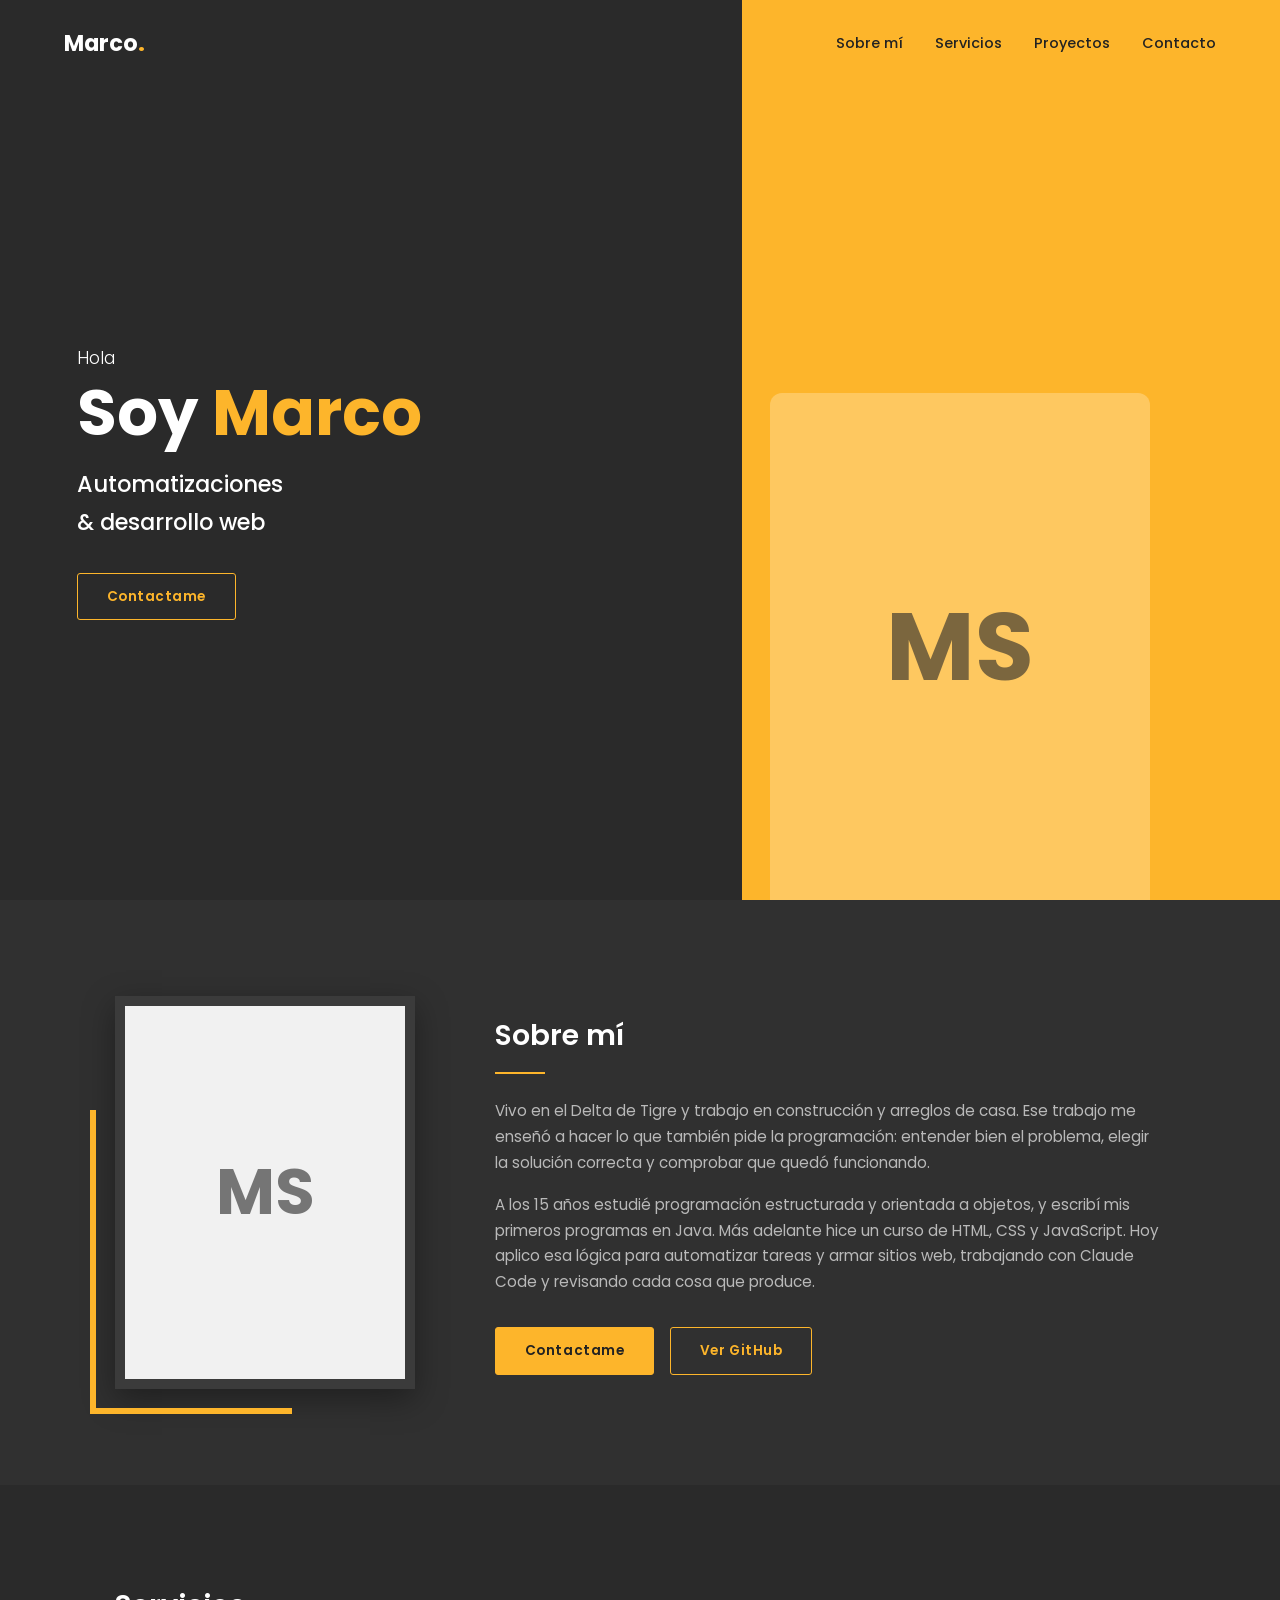
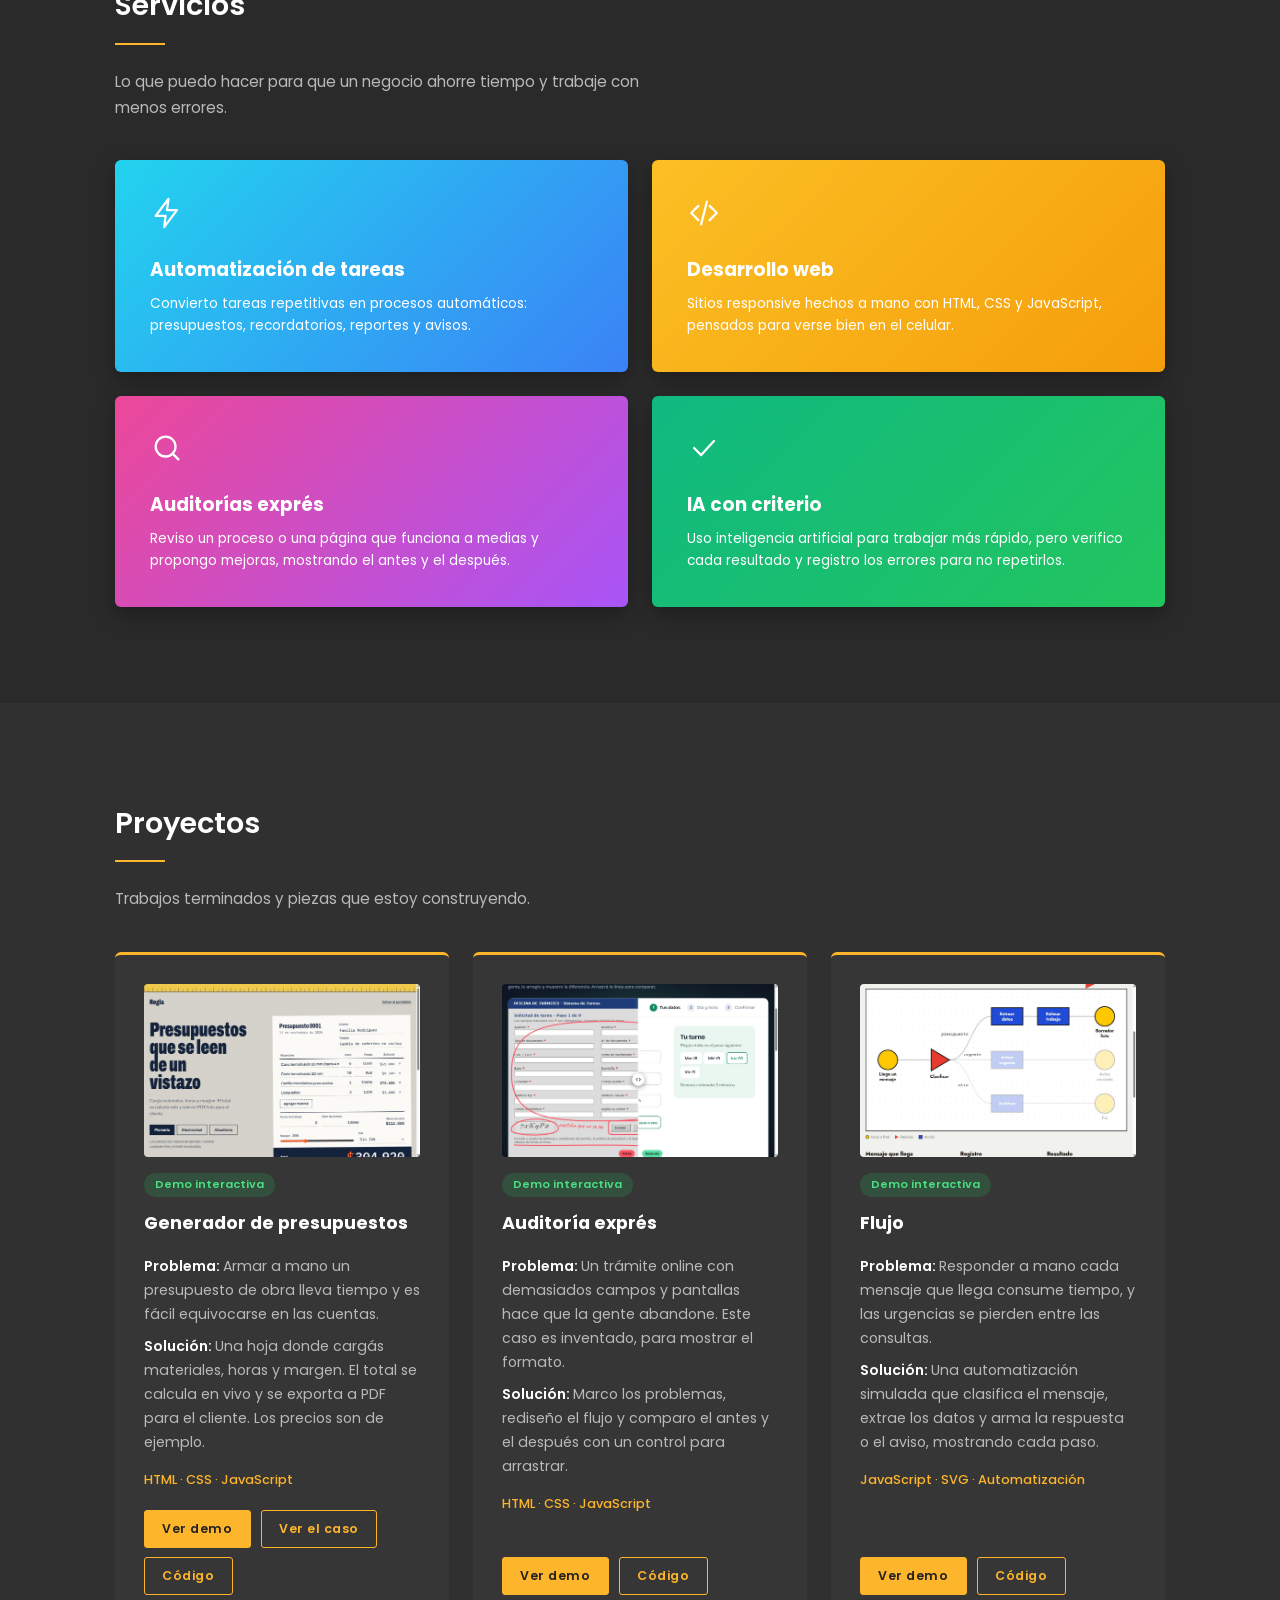
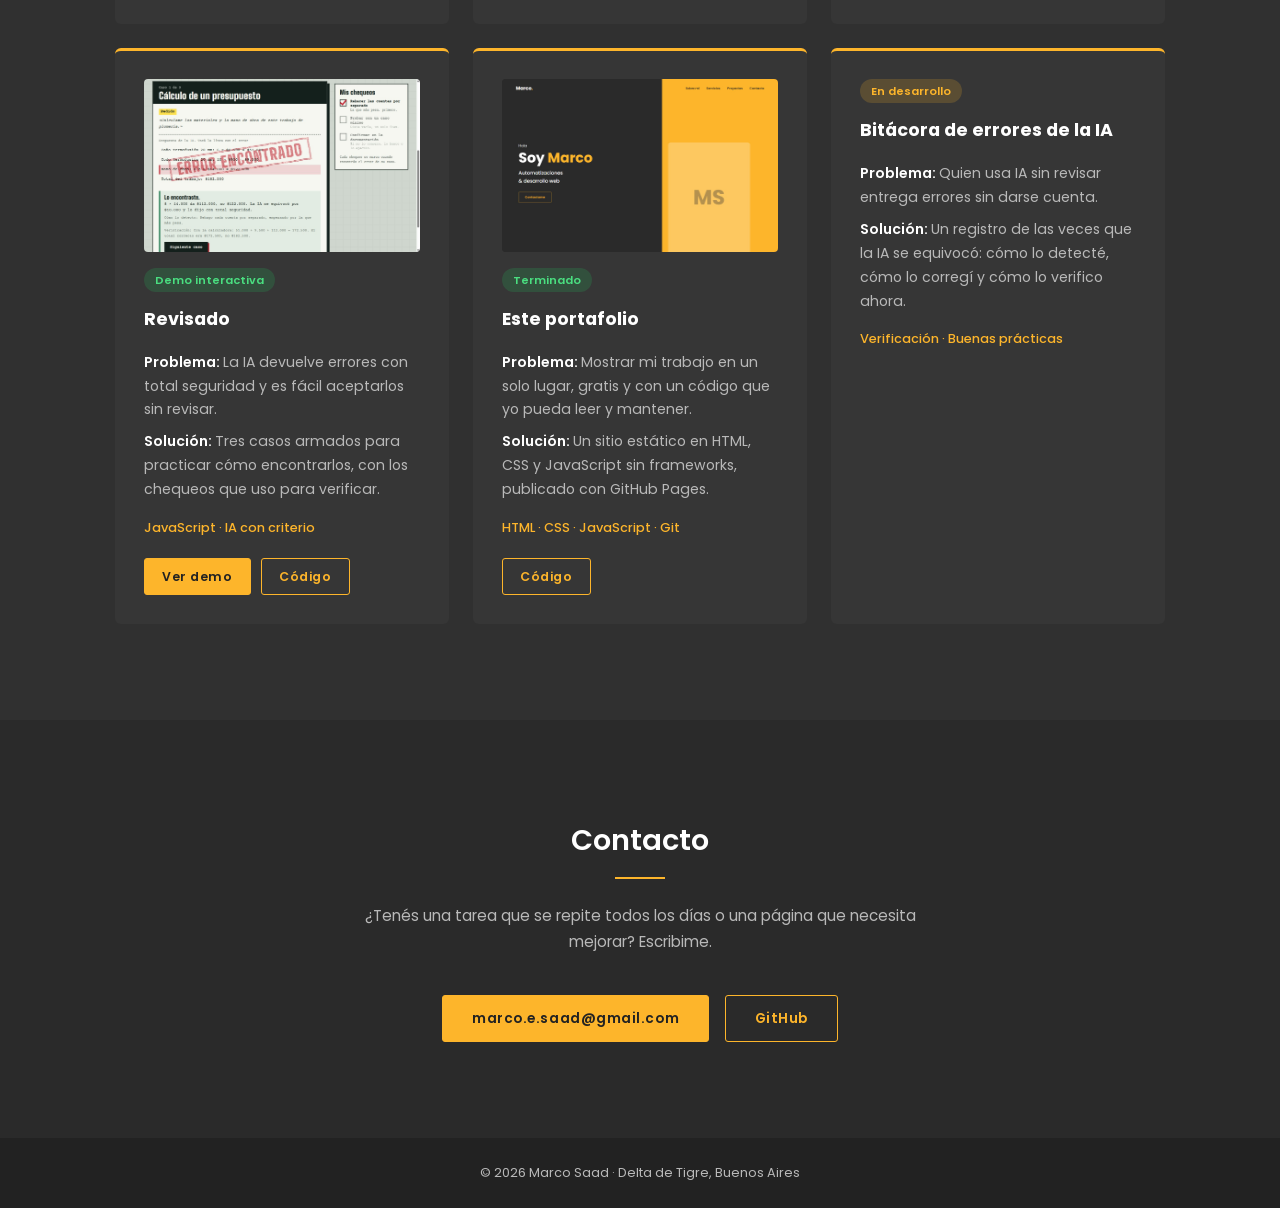
<file: index.html>
<!DOCTYPE html>
<!-- Le avisa al navegador que esto es HTML5 -->
<html lang="es">
<!-- lang="es": el contenido está en español (ayuda a buscadores y lectores de pantalla) -->

<head>
  <!-- <head> = datos "invisibles": título, estilos, configuración -->
  <meta charset="UTF-8">
  <!-- Permite mostrar tildes y ñ -->
  <meta name="viewport" content="width=device-width, initial-scale=1.0">
  <!-- Hace que la página se adapte al ancho del celular -->

  <title>Marco Saad | Automatizaciones y desarrollo web</title>
  <!-- Texto de la pestaña del navegador y de Google -->
  <meta name="description" content="Portafolio de Marco Saad: automatizaciones y desarrollo web con HTML, CSS y JavaScript.">
  <link rel="icon" href="favicon.svg" type="image/svg+xml">
  <!-- Ícono de la pestaña -->
  <!-- Open Graph: la tarjeta que aparece al pegar el link en WhatsApp, LinkedIn, etc. (og:image necesita link completo) -->
  <meta property="og:type" content="website">
  <meta property="og:locale" content="es_AR">
  <meta property="og:title" content="Marco Saad | Automatizaciones y desarrollo web">
  <meta property="og:description" content="Portafolio de Marco Saad: automatizaciones y desarrollo web con HTML, CSS y JavaScript.">
  <meta property="og:url" content="https://marcosaad.github.io/Portafolio/">
  <meta property="og:image" content="https://marcosaad.github.io/Portafolio/img/og.jpg">
  <meta property="og:image:width" content="1200">
  <meta property="og:image:height" content="630">
  <meta name="twitter:card" content="summary_large_image">
  <!-- Resumen que Google muestra debajo del título -->

  <!-- Tipografía Poppins (la misma que usa el diseño de referencia), descargada desde Google Fonts.
       Si no carga, el navegador usa una tipografía común y la página sigue funcionando. -->
  <link rel="preconnect" href="https://fonts.googleapis.com">
  <link rel="preconnect" href="https://fonts.gstatic.com" crossorigin>
  <link href="https://fonts.googleapis.com/css2?family=Poppins:wght@300;400;500;600;700&display=swap" rel="stylesheet">

  <link rel="stylesheet" href="css/style.css">
  <!-- Conecta con el archivo de estilos -->
</head>

<body>

  <!-- ===================== CABECERA / MENÚ =====================
       Va "flotando" arriba de la sección de inicio. -->
  <header class="cabecera">
    <a class="logo" href="#inicio">Marco<span>.</span></a>
    <!-- El punto del logo se pinta de ámbar con CSS (por eso está dentro de un <span>) -->

    <button class="boton-menu" id="boton-menu" aria-label="Abrir menú" aria-expanded="false">
      <!-- Botón de las tres rayitas: solo se ve en celular. El JavaScript (js/main.js) lo hace funcionar -->
      <span></span><span></span><span></span>
    </button>

    <nav class="menu" id="menu">
      <a href="#sobre-mi">Sobre mí</a>
      <a href="#servicios">Servicios</a>
      <a href="#proyectos">Proyectos</a>
      <a href="#contacto">Contacto</a>
    </nav>
  </header>

  <main>

    <!-- ===================== INICIO (HERO) ===================== -->
    <section class="inicio" id="inicio">
      <div class="inicio__texto">
        <p class="inicio__hola">Hola</p>
        <h1>Soy <span>Marco</span></h1>
        <!-- <h1> = título principal. Uno solo por página -->
        <p class="inicio__rol">Automatizaciones<br>&amp; desarrollo web</p>
        <a class="boton boton--borde" href="#contacto">Contactame</a>
      </div>

      <div class="inicio__foto">
        <!-- PENDIENTE: FOTO.
             Cuando tengas una buena foto (idealmente con fondo transparente, formato .png):
             1) guardala como img/foto.png
             2) borrá el <div class="foto-pendiente"> de abajo
             3) descomentá la línea <img> -->
        <div class="foto-pendiente" aria-hidden="true">MS</div>
        <!-- <img src="img/foto.png" alt="Marco Saad"> -->
      </div>
    </section>

    <!-- ===================== SOBRE MÍ ===================== -->
    <section class="seccion seccion--clara" id="sobre-mi">
      <div class="contenedor sobre-mi">

        <div class="marco-foto">
          <!-- El marco: el cuadro gris con el "corchete" ámbar sale de CSS (.marco-foto::before) -->
          <div class="foto-pendiente foto-pendiente--chica" aria-hidden="true">MS</div>
          <!-- PENDIENTE: reemplazar por <img src="img/foto.jpg" alt="Marco Saad"> -->
        </div>

        <div class="sobre-mi__texto">
          <h2 class="titulo">Sobre mí</h2>
          <p>
            Vivo en el Delta de Tigre y trabajo en construcción y arreglos de casa. Ese trabajo me enseñó
            a hacer lo que también pide la programación: entender bien el problema, elegir la solución
            correcta y comprobar que quedó funcionando.
          </p>
          <p>
            A los 15 años estudié programación estructurada y orientada a objetos, y escribí mis primeros
            programas en Java. Más adelante hice un curso de HTML, CSS y JavaScript. Hoy aplico esa lógica
            para automatizar tareas y armar sitios web, trabajando con Claude Code y revisando cada cosa
            que produce.
          </p>
          <div class="botones">
            <a class="boton boton--lleno" href="#contacto">Contactame</a>
            <a class="boton boton--borde" href="https://github.com/MarcoSaad" target="_blank" rel="noopener">Ver GitHub</a>
            <!-- target="_blank" abre en pestaña nueva; rel="noopener" es una medida de seguridad para esos links -->
          </div>
        </div>

      </div>
    </section>

    <!-- ===================== SERVICIOS ===================== -->
    <section class="seccion" id="servicios">
      <div class="contenedor">
        <h2 class="titulo">Servicios</h2>
        <p class="intro">Lo que puedo hacer para que un negocio ahorre tiempo y trabaje con menos errores.</p>

        <div class="servicios">

          <!-- Cada tarjeta lleva una clase de color (--azul, --ambar, --rosa, --verde) que define su degradé -->
          <article class="servicio servicio--azul">
            <svg viewBox="0 0 24 24" aria-hidden="true"><path d="M13 2 4 14h7l-1 8 9-12h-7z"/></svg>
            <h3>Automatización de tareas</h3>
            <p>Convierto tareas repetitivas en procesos automáticos: presupuestos, recordatorios, reportes y avisos.</p>
          </article>

          <article class="servicio servicio--ambar">
            <svg viewBox="0 0 24 24" aria-hidden="true"><path d="m8 7-5 5 5 5M16 7l5 5-5 5M14 4l-4 16"/></svg>
            <h3>Desarrollo web</h3>
            <p>Sitios responsive hechos a mano con HTML, CSS y JavaScript, pensados para verse bien en el celular.</p>
          </article>

          <article class="servicio servicio--rosa">
            <svg viewBox="0 0 24 24" aria-hidden="true"><circle cx="11" cy="11" r="7"/><path d="m20 20-4-4"/></svg>
            <h3>Auditorías exprés</h3>
            <p>Reviso un proceso o una página que funciona a medias y propongo mejoras, mostrando el antes y el después.</p>
          </article>

          <article class="servicio servicio--verde">
            <svg viewBox="0 0 24 24" aria-hidden="true"><path d="m5 12 5 5 9-10"/></svg>
            <h3>IA con criterio</h3>
            <p>Uso inteligencia artificial para trabajar más rápido, pero verifico cada resultado y registro los errores para no repetirlos.</p>
          </article>

        </div>
      </div>
    </section>

    <!-- ===================== PROYECTOS ===================== -->
    <section class="seccion seccion--clara" id="proyectos">
      <div class="contenedor">
        <h2 class="titulo">Proyectos</h2>
        <p class="intro">Trabajos terminados y piezas que estoy construyendo.</p>

        <div class="proyectos" id="lista-proyectos">
          <p class="cargando">Cargando proyectos…</p>
        </div>
        <noscript><p class="cargando">Para ver los proyectos hace falta JavaScript. También están en <a href="https://github.com/MarcoSaad">GitHub</a>.</p></noscript>
      </div>
    </section>

    <!-- ===================== CONTACTO ===================== -->
    <section class="seccion" id="contacto">
      <div class="contenedor contacto">
        <h2 class="titulo">Contacto</h2>
        <p class="intro">¿Tenés una tarea que se repite todos los días o una página que necesita mejorar? Escribime.</p>
        <div class="botones botones--centro">
          <a class="boton boton--lleno" href="mailto:marco.e.saad@gmail.com">marco.e.saad@gmail.com</a>
          <!-- mailto: abre el programa de correo del visitante con tu mail ya cargado -->
          <a class="boton boton--borde" href="https://github.com/MarcoSaad" target="_blank" rel="noopener">GitHub</a>
        </div>
      </div>
    </section>

  </main>

  <footer class="pie">
    <p>© 2026 Marco Saad · Delta de Tigre, Buenos Aires</p>
  </footer>

  <script src="js/main.js"></script>
  <script src="js/proyectos.js"></script>
  <!-- El script va al final del body para que el HTML ya esté cargado cuando el JavaScript lo busque -->
</body>

</html>
</file>
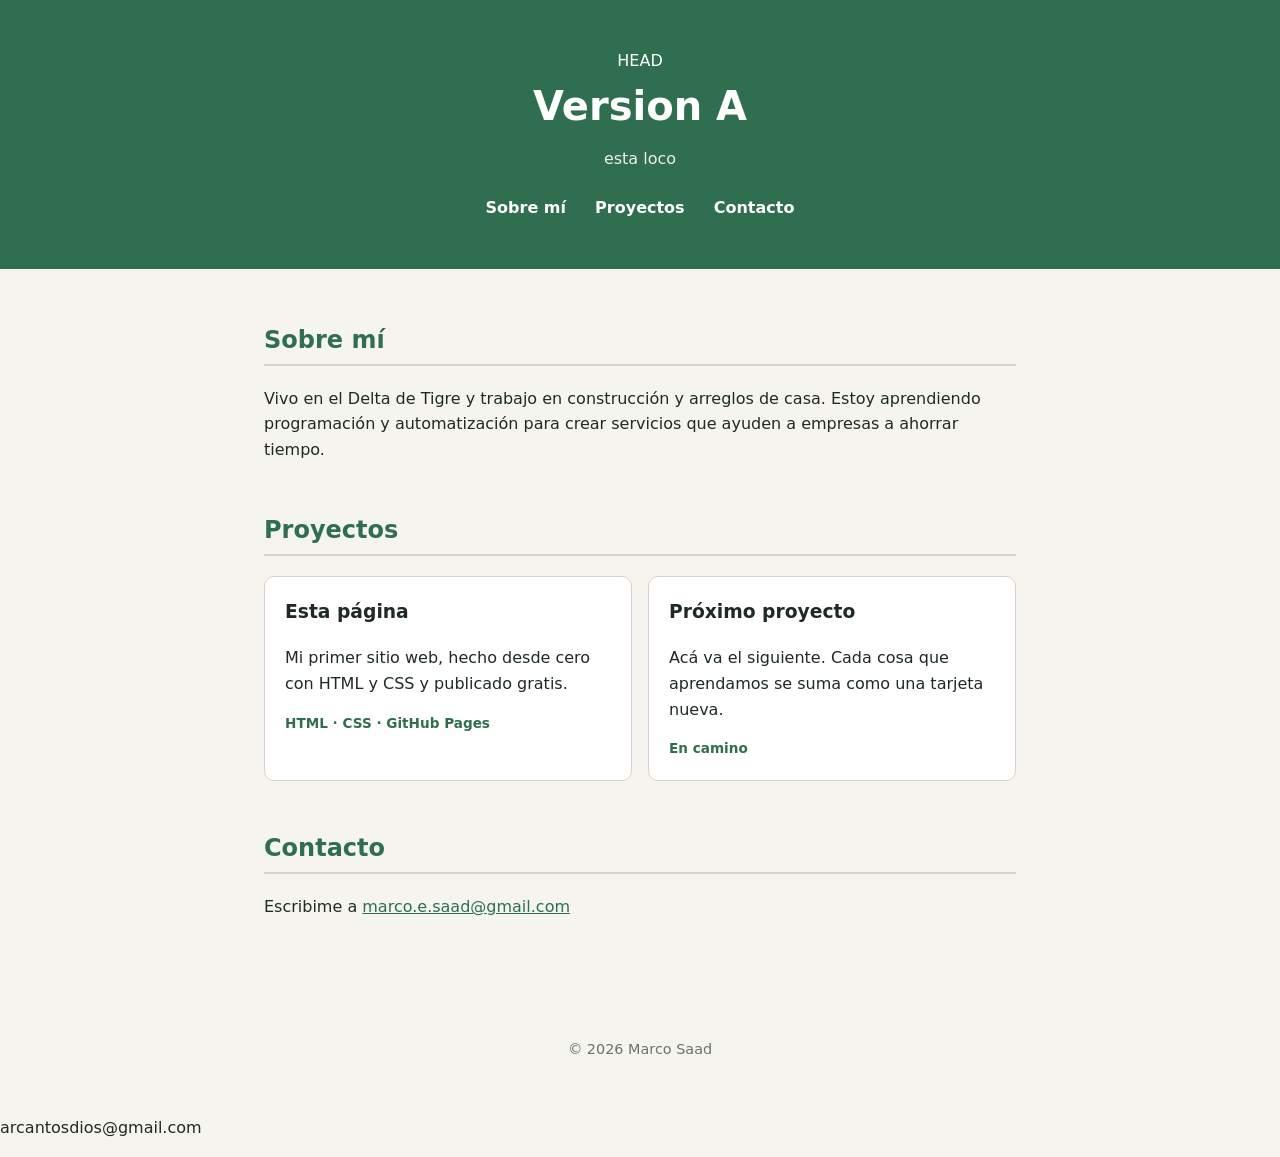
<file: v1/index.html>
<!DOCTYPE html>
<!-- Le avisa al navegador que esto es HTML5 (la versión moderna) -->
<html lang="es">
<!-- <html> envuelve toda la página. lang="es" dice que el contenido está en español (ayuda a buscadores y lectores de pantalla) -->

<head>
  <!-- <head> = datos "invisibles" de la página: título, estilos, configuración. No se muestra en pantalla -->

  <meta charset="UTF-8">
  <!-- Permite mostrar tildes y ñ correctamente -->

  <meta name="viewport" content="width=device-width, initial-scale=1.0">
  <!-- Hace que la página se vea bien en celulares (sin esto, el celular la muestra "achicada") -->

  <title>Marco| Portafolio</title>
  <!-- Texto que aparece en la pestaña del navegador y en Google -->

  <meta name="description" content="Portafolio de Marco Saad: proyectos web y automatizaciones.">
  <!-- Resumen que Google muestra debajo del título en los resultados -->

  <link rel="stylesheet" href="css/style.css">
  <!-- Conecta este HTML con el archivo de estilos (colores, tamaños, diseño). La ruta es relativa: carpeta css, archivo style.css -->
</head>

<body>
  <!-- <body> = todo lo que SÍ se ve en pantalla -->

  <header class="encabezado">
    <!-- <header> = cabecera de la página. class="encabezado" es una "etiqueta" para que el CSS sepa a quién darle estilo -->
 HEAD
    <h1>Version A</h1>

    <!-- <h1> = título principal. Debe haber uno solo por página (importa para Google) -->

    <p class="subtitulo">esta loco</p>
    <!-- <p> = párrafo de texto -->

    <nav class="menu">
      <!-- <nav> = menú de navegación -->
      <a href="#sobre-mi">Sobre mí</a>
      <!-- <a> = enlace. href="#sobre-mi" salta a la sección que tenga id="sobre-mi" (más abajo) -->
      <a href="#proyectos">Proyectos</a>
      <!-- Salta a la sección con id="proyectos" -->
      <a href="#contacto">Contacto</a>
      <!-- Salta a la sección con id="contacto" -->
    </nav>
  </header>

  <main>
    <!-- <main> = contenido principal de la página -->

    <section id="sobre-mi">
      <!-- <section> = bloque temático. id="sobre-mi" es el "nombre" al que apunta el menú -->
      <h2>Sobre mí</h2>
      <!-- <h2> = título de sección (un nivel debajo del h1) -->
      <p>
        Vivo en el Delta de Tigre y trabajo en construcción y arreglos de casa.
        Estoy aprendiendo programación y automatización para crear servicios
        que ayuden a empresas a ahorrar tiempo.
      </p>
      <!-- Texto de ejemplo: lo editamos juntos para que suene a vos -->
    </section>

    <section id="proyectos">
      <h2>Proyectos</h2>

      <div class="tarjetas">
        <!-- <div> = caja genérica. Acá agrupa las tarjetas de proyectos para acomodarlas en columnas -->

        <article class="tarjeta">
          <!-- <article> = pieza de contenido independiente (una tarjeta = un proyecto) -->
          <h3>Esta página</h3>
          <!-- <h3> = subtítulo, nivel debajo del h2 -->
          <p>Mi primer sitio web, hecho desde cero con HTML y CSS y publicado gratis.</p>
          <p class="etiquetas">HTML · CSS · GitHub Pages</p>
          <!-- Tecnologías usadas: sirve para que un reclutador vea rápido qué sabés -->
        </article>

        <article class="tarjeta">
          <h3>Próximo proyecto</h3>
          <p>Acá va el siguiente. Cada cosa que aprendamos se suma como una tarjeta nueva.</p>
          <p class="etiquetas">En camino</p>
        </article>
      </div>
    </section>

    <section id="contacto">
      <h2>Contacto</h2>
      <p>
        Escribime a
        <a href="mailto:marco.e.saad@gmail.com">marco.e.saad@gmail.com</a>
      </p>
      <!-- mailto: abre el programa de correo del visitante con tu mail ya cargado. Cambialo si preferís otro mail público -->
    </section>
  </main>

  <footer class="pie">
    <!-- <footer> = pie de página -->
    <p>© 2026 Marco Saad</p>
  </footer>
  <p> 
    arcantosdios@gmail.com
</body>

</html>
</file>
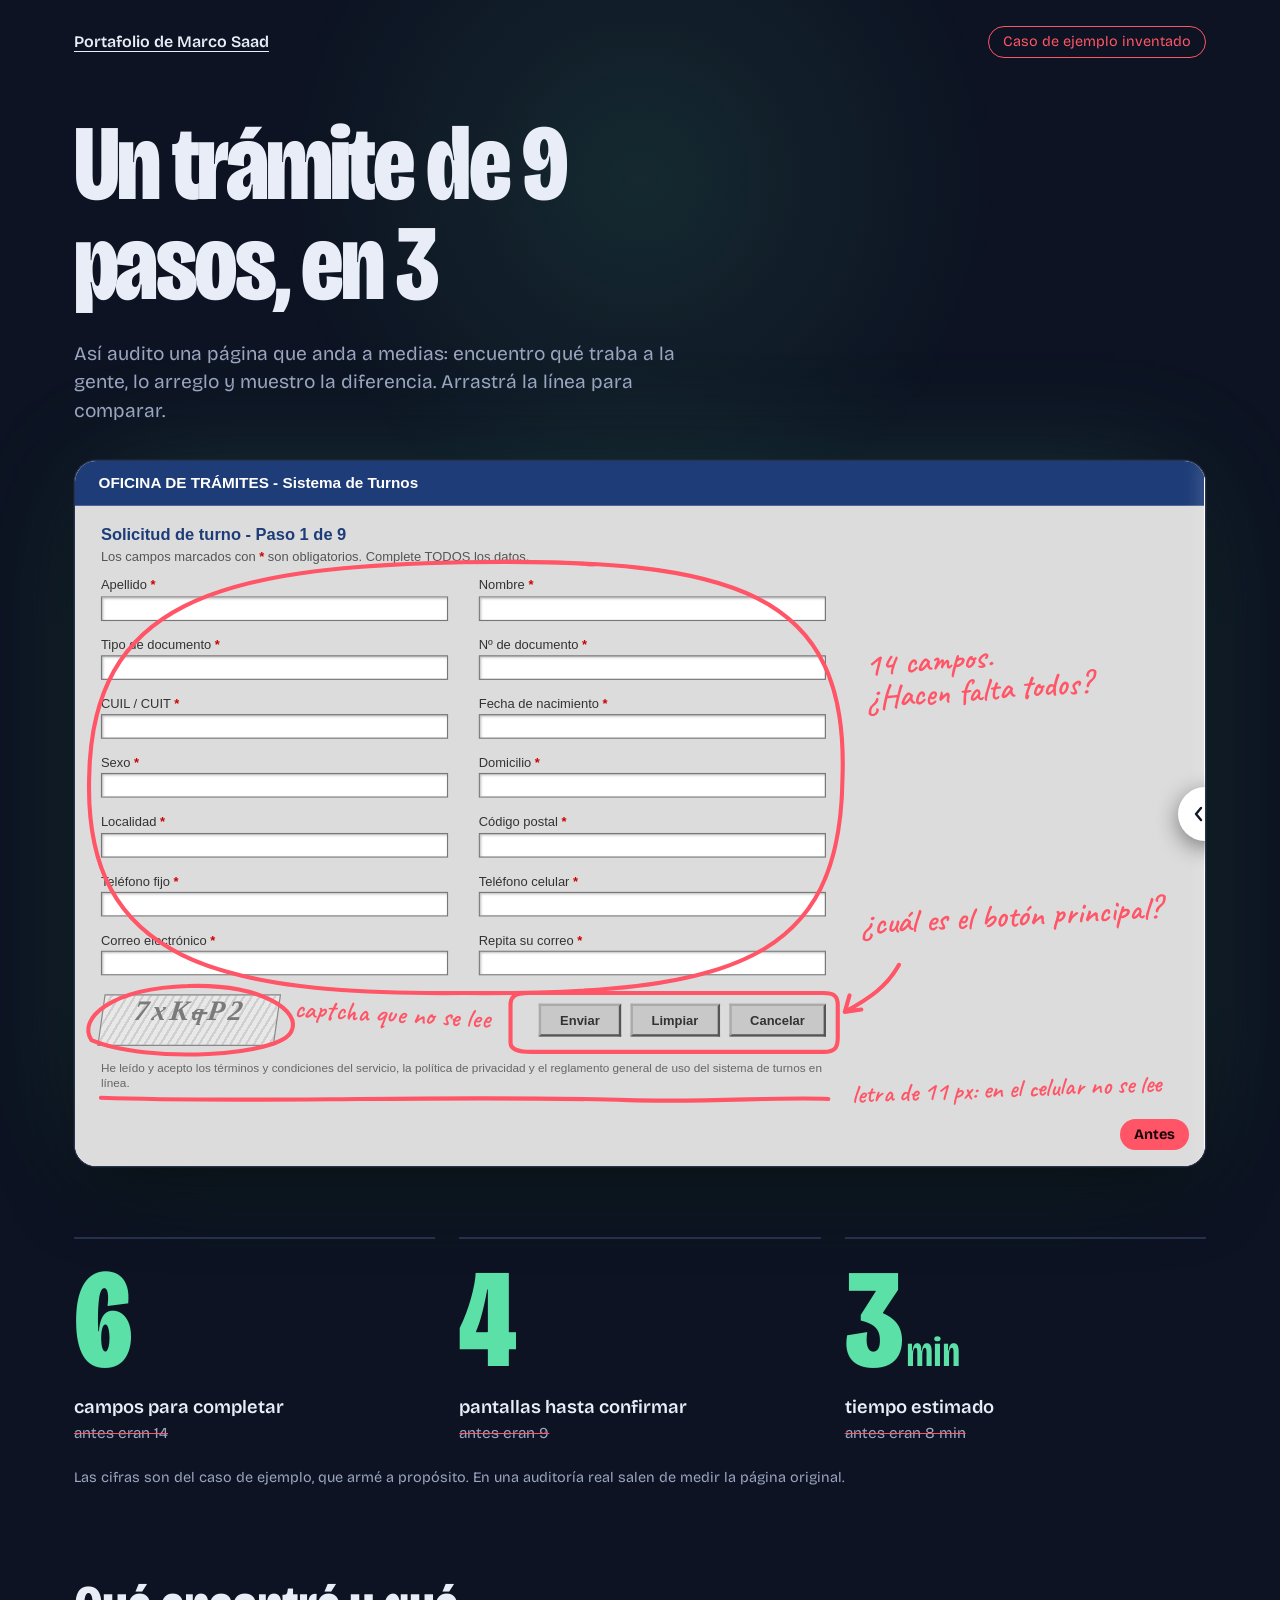
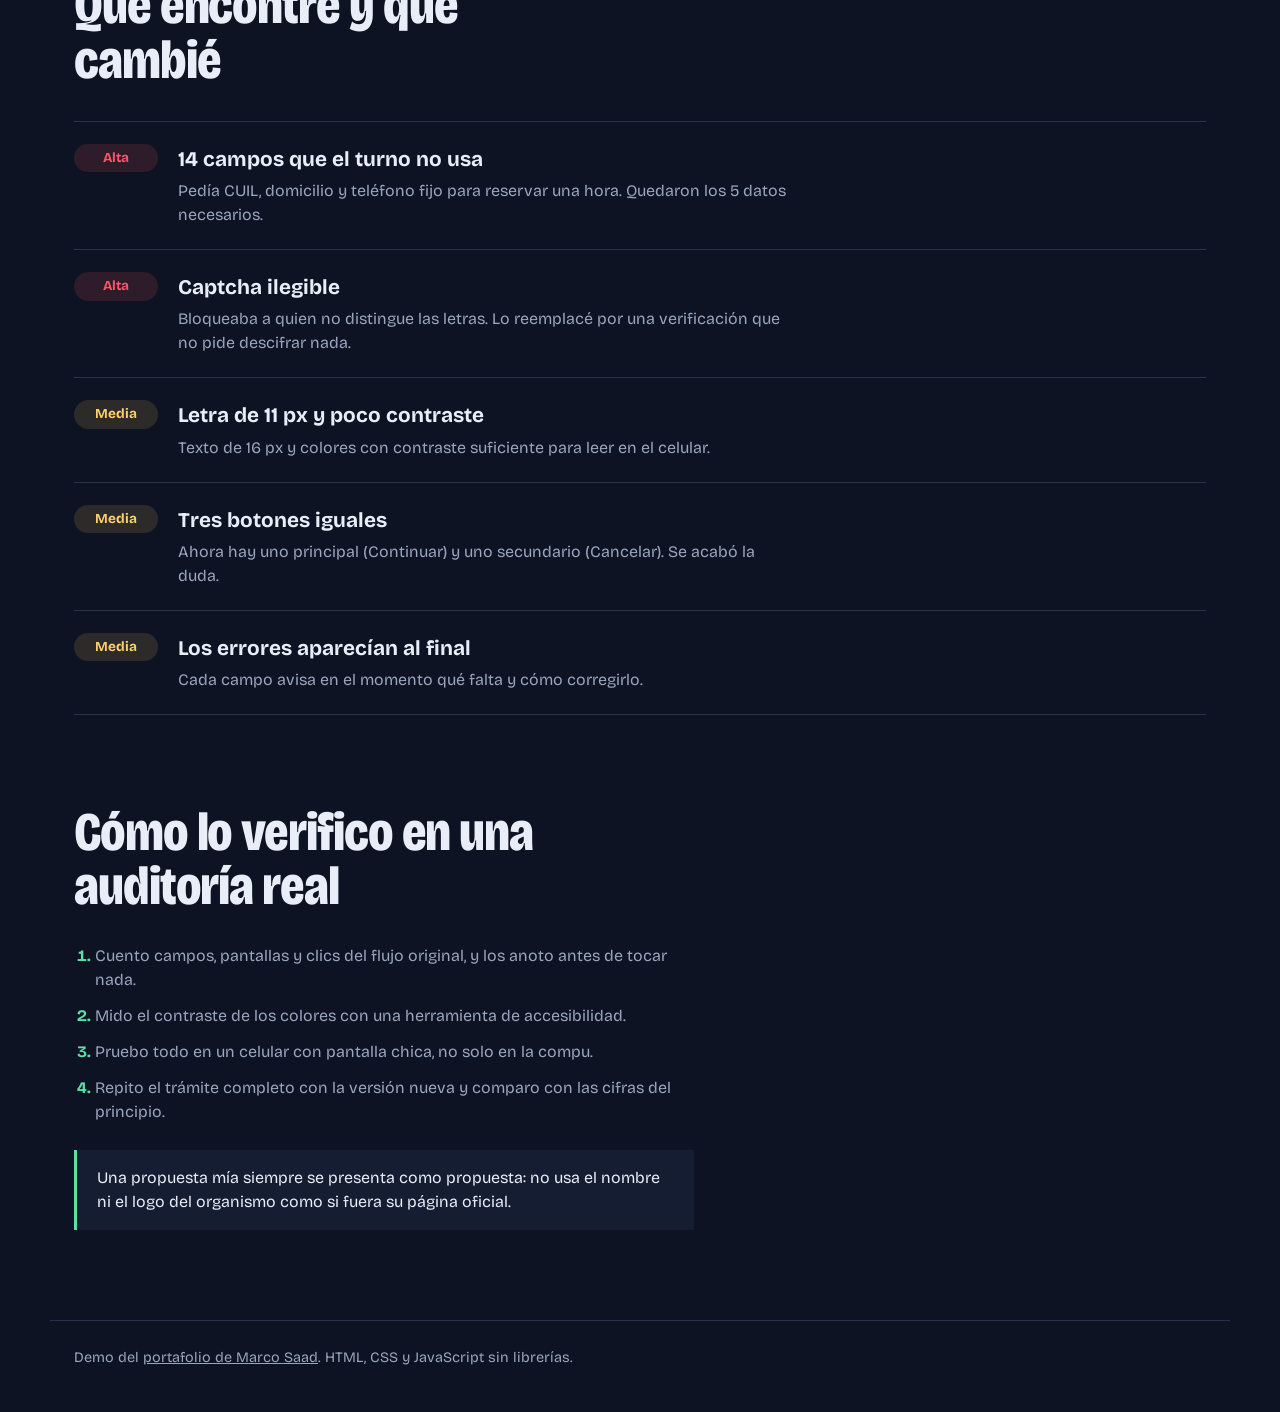
<file: demos/auditoria/index.html>
<!DOCTYPE html>
<html lang="es">
<head>
  <meta charset="UTF-8">
  <meta name="viewport" content="width=device-width, initial-scale=1.0">
  <title>Auditoría exprés | Antes y después</title>
  <meta name="description" content="Ejemplo de auditoría exprés: un formulario de turnos inventado, mejorado paso a paso. Arrastrá para comparar el antes y el después.">
  <link rel="icon" href="data:image/svg+xml,%3Csvg xmlns='http://www.w3.org/2000/svg' viewBox='0 0 64 64'%3E%3Crect width='64' height='64' rx='14' fill='%230d1322'/%3E%3Cpath d='M18 33l10 10 20-22' fill='none' stroke='%235be0a8' stroke-width='7' stroke-linecap='round' stroke-linejoin='round'/%3E%3C/svg%3E">
  <meta property="og:type" content="website">
  <meta property="og:title" content="Auditoría exprés | Antes y después">
  <meta property="og:description" content="Ejemplo interactivo: un formulario de 14 campos pasa a 5. Arrastrá para comparar.">
  <meta property="og:url" content="https://marcosaad.github.io/Portafolio/demos/auditoria/">
  <link rel="preconnect" href="https://fonts.googleapis.com">
  <link rel="preconnect" href="https://fonts.gstatic.com" crossorigin>
  <link href="https://fonts.googleapis.com/css2?family=Bricolage+Grotesque:opsz,wdth,wght@12..96,75..100,300..800&family=Caveat:wght@600&display=swap" rel="stylesheet">
  <link rel="stylesheet" href="style.css">
  <script src="app.js" defer></script>
</head>
<body>
  <div class="resplandor" aria-hidden="true"></div>

  <header class="barra">
    <a class="volver" href="../../">Portafolio de Marco Saad</a>
    <span class="aviso">Caso de ejemplo inventado</span>
  </header>

  <main>
    <section class="apertura">
      <h1>Un trámite de 9 pasos, en 3</h1>
      <p class="bajada">Así audito una página que anda a medias: encuentro qué traba a la gente, lo arreglo y muestro la diferencia. Arrastrá la línea para comparar.</p>
    </section>

    <section class="escenario" aria-label="Comparación antes y después de un formulario de turnos">
      <div class="marco" id="marco">
        <div class="lienzo" id="lienzo">

          <!-- ANTES: formulario viejo y apretado -->
          <div class="capa antes" aria-hidden="true">
            <div class="viejo">
              <div class="viejo__banda">OFICINA DE TRÁMITES - Sistema de Turnos</div>
              <div class="viejo__cuerpo">
                <p class="viejo__titulo">Solicitud de turno - Paso 1 de 9</p>
                <p class="viejo__aviso">Los campos marcados con <span class="req">*</span> son obligatorios. Complete TODOS los datos.</p>
                <div class="viejo__grilla">
                  <div class="campo-v">Apellido <span class="req">*</span><i></i></div>
                  <div class="campo-v">Nombre <span class="req">*</span><i></i></div>
                  <div class="campo-v">Tipo de documento <span class="req">*</span><i></i></div>
                  <div class="campo-v">Nº de documento <span class="req">*</span><i></i></div>
                  <div class="campo-v">CUIL / CUIT <span class="req">*</span><i></i></div>
                  <div class="campo-v">Fecha de nacimiento <span class="req">*</span><i></i></div>
                  <div class="campo-v">Sexo <span class="req">*</span><i></i></div>
                  <div class="campo-v">Domicilio <span class="req">*</span><i></i></div>
                  <div class="campo-v">Localidad <span class="req">*</span><i></i></div>
                  <div class="campo-v">Código postal <span class="req">*</span><i></i></div>
                  <div class="campo-v">Teléfono fijo <span class="req">*</span><i></i></div>
                  <div class="campo-v">Teléfono celular <span class="req">*</span><i></i></div>
                  <div class="campo-v">Correo electrónico <span class="req">*</span><i></i></div>
                  <div class="campo-v">Repita su correo <span class="req">*</span><i></i></div>
                </div>
                <div class="viejo__pie">
                  <div class="captcha">7xK<span>q</span>P2</div>
                  <div class="viejo__botones"><b>Enviar</b><b>Limpiar</b><b>Cancelar</b></div>
                </div>
                <p class="viejo__legal">He leído y acepto los términos y condiciones del servicio, la política de privacidad y el reglamento general de uso del sistema de turnos en línea.</p>
              </div>

              <!-- Anotaciones con lapicera roja: se dibujan solas al entrar -->
              <svg class="notas" viewBox="0 0 960 600" aria-hidden="true">
                <path class="trazo" pathLength="1" d="M330 86 C 560 82, 658 110, 652 270 C 650 424, 560 454, 330 452 C 120 454, 8 424, 12 270 C 14 120, 120 90, 330 86 C 380 85, 420 86, 440 88"/>
                <path class="trazo" pathLength="1" d="M96 446 C 160 444, 192 468, 184 484 C 176 506, 60 512, 14 492 C 2 474, 30 448, 96 446"/>
                <path class="trazo" pathLength="1" d="M22 541 C 160 546, 320 538, 470 543 C 540 545, 600 540, 640 542"/>
                <path class="trazo" pathLength="1" d="M386 452 C 372 452, 370 456, 370 462 L 370 494 C 370 500, 376 502, 388 502 L 636 502 C 646 502, 648 498, 648 490 L 648 462 C 648 454, 644 452, 636 452 Z"/>
                <path class="trazo" pathLength="1" d="M700 428 C 690 446, 676 456, 654 468 M 654 468 L 668 466 M 654 468 L 658 454"/>
              </svg>
              <p class="nota n1">14 campos.<br>¿Hacen falta todos?</p>
              <p class="nota n2">captcha que no se lee</p>
              <p class="nota n3">letra de 11 px: en el celular no se lee</p>
              <p class="nota n4">¿cuál es el botón principal?</p>
            </div>
          </div>

          <!-- DESPUÉS: el mismo trámite, claro -->
          <div class="capa despues" id="despues">
            <div class="nuevo">
              <div class="nuevo__cab">
                <span class="nuevo__marca">Turnos</span>
                <ol class="pasos">
                  <li class="activo"><b>1</b>Tus datos</li>
                  <li><b>2</b>Día y hora</li>
                  <li><b>3</b>Confirmar</li>
                </ol>
              </div>
              <div class="nuevo__cuerpo">
                <div class="nuevo__form">
                  <h2>¿Quién viene al turno?</h2>
                  <p class="ayuda">Son 5 datos. Con eso alcanza para reservar.</p>
                  <div class="campo-n"><span>Nombre y apellido</span><i>María Fernández</i></div>
                  <div class="campo-n"><span>DNI</span><i>30.123.456</i></div>
                  <div class="fila-n">
                    <div class="campo-n"><span>Celular</span><i>11 5555 0123</i></div>
                    <div class="campo-n"><span>Email</span><i>maria@correo.com</i></div>
                  </div>
                  <div class="campo-n ok"><span>Sede</span><i>Tigre Centro</i><em>Más cercana a vos</em></div>
                  <div class="nuevo__acciones"><button class="primario" tabindex="-1">Continuar</button><button class="secundario" tabindex="-1">Cancelar</button></div>
                </div>
                <aside class="nuevo__resumen">
                  <p class="resumen__t">Tu turno</p>
                  <p class="resumen__s">Elegís el día en el paso siguiente</p>
                  <div class="chips"><span>Mar 18</span><span>Mié 19</span><span class="sel">Jue 20</span><span>Vie 21</span></div>
                  <p class="resumen__s">Demora estimada: 2 minutos</p>
                </aside>
              </div>
            </div>
          </div>
        </div>

        <!-- Control: un input range invisible (sirve con teclado y táctil) + el asa visible -->
        <input class="control" id="control" type="range" min="0" max="100" value="100" aria-label="Comparar antes y después. Valor alto muestra el antes, valor bajo muestra el después.">
        <div class="asa" id="asa" aria-hidden="true"><span class="asa__rotulo asa__rotulo--a">Antes</span><span class="asa__perilla"><svg width="22" height="22" viewBox="0 0 22 22" fill="none" stroke="currentColor" stroke-width="2.4" stroke-linecap="round" stroke-linejoin="round"><path d="M7 5l-5 6 5 6M15 5l5 6-5 6"/></svg></span><span class="asa__rotulo asa__rotulo--d">Después</span></div>
      </div>
    </section>

    <section class="cifras" id="cifras" aria-label="Resultados del ejemplo">
      <div class="cifra"><p class="cifra__n"><span data-desde="14" data-hasta="5">14</span></p><p class="cifra__t">campos para completar</p><p class="cifra__a">antes eran 14</p></div>
      <div class="cifra"><p class="cifra__n"><span data-desde="9" data-hasta="3">9</span></p><p class="cifra__t">pantallas hasta confirmar</p><p class="cifra__a">antes eran 9</p></div>
      <div class="cifra"><p class="cifra__n"><span data-desde="8" data-hasta="2">8</span><small> min</small></p><p class="cifra__t">tiempo estimado</p><p class="cifra__a">antes eran 8 min</p></div>
    </section>
    <p class="clave">Las cifras son del caso de ejemplo, que armé a propósito. En una auditoría real salen de medir la página original.</p>

    <section class="hallazgos">
      <h2>Qué encontré y qué cambié</h2>
      <ul class="lista">
        <li><span class="grav alta">Alta</span><div><h3>14 campos que el turno no usa</h3><p>Pedía CUIL, domicilio y teléfono fijo para reservar una hora. Quedaron los 5 datos necesarios.</p></div></li>
        <li><span class="grav alta">Alta</span><div><h3>Captcha ilegible</h3><p>Bloqueaba a quien no distingue las letras. Lo reemplacé por una verificación que no pide descifrar nada.</p></div></li>
        <li><span class="grav media">Media</span><div><h3>Letra de 11 px y poco contraste</h3><p>Texto de 16 px y colores con contraste suficiente para leer en el celular.</p></div></li>
        <li><span class="grav media">Media</span><div><h3>Tres botones iguales</h3><p>Ahora hay uno principal (Continuar) y uno secundario (Cancelar). Se acabó la duda.</p></div></li>
        <li><span class="grav media">Media</span><div><h3>Los errores aparecían al final</h3><p>Cada campo avisa en el momento qué falta y cómo corregirlo.</p></div></li>
      </ul>
    </section>

    <section class="metodo">
      <h2>Cómo lo verifico en una auditoría real</h2>
      <ol>
        <li>Cuento campos, pantallas y clics del flujo original, y los anoto antes de tocar nada.</li>
        <li>Mido el contraste de los colores con una herramienta de accesibilidad.</li>
        <li>Pruebo todo en un celular con pantalla chica, no solo en la compu.</li>
        <li>Repito el trámite completo con la versión nueva y comparo con las cifras del principio.</li>
      </ol>
      <p class="metodo__nota">Una propuesta mía siempre se presenta como propuesta: no usa el nombre ni el logo del organismo como si fuera su página oficial.</p>
    </section>
  </main>

  <footer class="pie">Demo del <a href="../../">portafolio de Marco Saad</a>. HTML, CSS y JavaScript sin librerías.</footer>
</body>
</html>
</file>
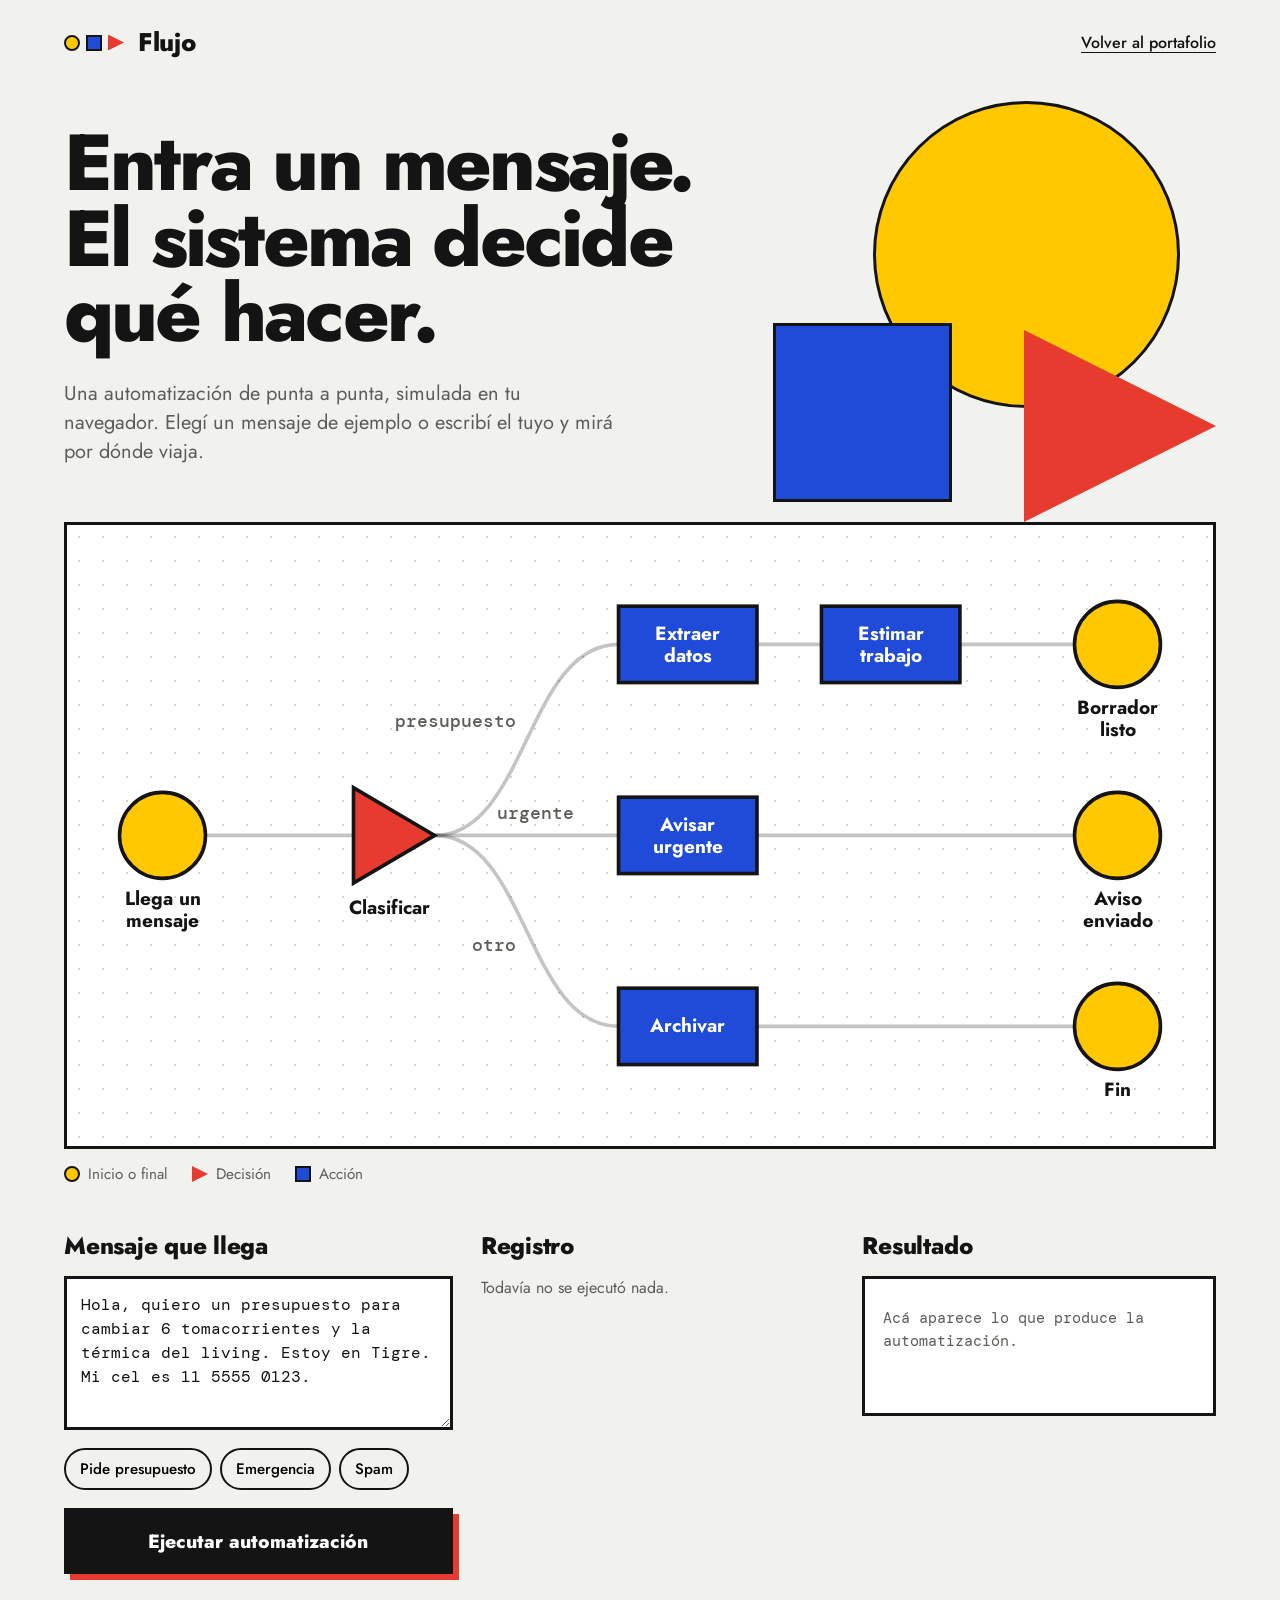
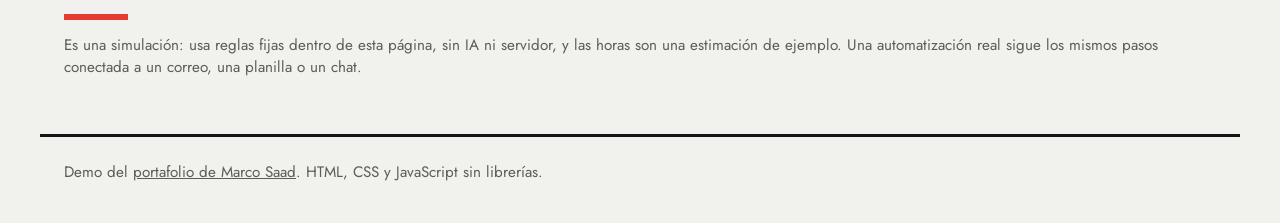
<file: demos/flujo/index.html>
<!DOCTYPE html>
<html lang="es">
<head>
  <meta charset="UTF-8">
  <meta name="viewport" content="width=device-width, initial-scale=1.0">
  <title>Flujo | Una automatización paso a paso</title>
  <meta name="description" content="Demo: una automatización simulada que clasifica un mensaje, extrae datos y arma una respuesta. Elegí un mensaje o escribí el tuyo y mirá el recorrido.">
  <link rel="icon" href="data:image/svg+xml,%3Csvg xmlns='http://www.w3.org/2000/svg' viewBox='0 0 64 64'%3E%3Crect width='64' height='64' fill='%23ffc800'/%3E%3Ccircle cx='22' cy='34' r='12' fill='%231f4bd8'/%3E%3Cpath d='M36 20l20 12-20 12z' fill='%23e63b2e'/%3E%3C/svg%3E">
  <meta property="og:type" content="website">
  <meta property="og:title" content="Flujo | Una automatización paso a paso">
  <meta property="og:description" content="Un mensaje entra y el sistema decide qué hacer. Simulación interactiva.">
  <meta property="og:url" content="https://marcosaad.github.io/Portafolio/demos/flujo/">
  <link rel="preconnect" href="https://fonts.googleapis.com">
  <link rel="preconnect" href="https://fonts.gstatic.com" crossorigin>
  <link href="https://fonts.googleapis.com/css2?family=Jost:wght@400;500;700;800&family=DM+Mono:wght@400;500&display=swap" rel="stylesheet">
  <link rel="stylesheet" href="style.css">
  <script src="app.js" defer></script>
</head>
<body>

  <header class="barra">
    <a class="marca" href="./"><span class="marca__c"></span><span class="marca__q"></span><span class="marca__t"></span>Flujo</a>
    <a class="volver" href="../../">Volver al portafolio</a>
  </header>

  <main>
    <section class="hero">
      <div class="forma forma--circulo" data-prof="22" aria-hidden="true"></div>
      <div class="forma forma--triangulo" data-prof="-30" aria-hidden="true"></div>
      <div class="forma forma--cuadrado" data-prof="14" aria-hidden="true"></div>
      <h1>Entra un mensaje. El sistema decide qué hacer.</h1>
      <p class="bajada">Una automatización de punta a punta, simulada en tu navegador. Elegí un mensaje de ejemplo o escribí el tuyo y mirá por dónde viaja.</p>
    </section>

    <section class="tablero" aria-label="Diagrama de la automatización">
      <div class="tablero__scroll">
        <svg id="lienzo" viewBox="0 0 960 520" role="img" aria-label="Diagrama: llega un mensaje, se clasifica y sigue por una de tres ramas: presupuesto, urgente u otro.">
          <g id="aristas"></g>
          <g id="etiquetas"></g>
          <g id="nodos"></g>
          <circle id="ficha" r="9" cx="-50" cy="-50"></circle>
        </svg>
      </div>
      <ul class="leyenda">
        <li><i class="ley ley--c"></i>Inicio o final</li>
        <li><i class="ley ley--t"></i>Decisión</li>
        <li><i class="ley ley--q"></i>Acción</li>
      </ul>
    </section>

    <section class="mando">
      <div class="mando__entrada">
        <label for="mensaje">Mensaje que llega</label>
        <textarea id="mensaje" rows="5" maxlength="400"></textarea>
        <div class="ejemplos" role="group" aria-label="Mensajes de ejemplo">
          <button type="button" class="ejemplo" data-i="0">Pide presupuesto</button>
          <button type="button" class="ejemplo" data-i="1">Emergencia</button>
          <button type="button" class="ejemplo" data-i="2">Spam</button>
        </div>
        <button type="button" id="ejecutar" class="ejecutar">Ejecutar automatización</button>
      </div>

      <div class="mando__registro">
        <h2>Registro</h2>
        <ol id="registro" class="registro" aria-live="polite">
          <li class="vacio">Todavía no se ejecutó nada.</li>
        </ol>
      </div>

      <div class="mando__salida">
        <h2>Resultado</h2>
        <div id="salida" class="salida"><p class="vacio">Acá aparece lo que produce la automatización.</p></div>
      </div>
    </section>

    <p class="aviso">Es una simulación: usa reglas fijas dentro de esta página, sin IA ni servidor, y las horas son una estimación de ejemplo. Una automatización real sigue los mismos pasos conectada a un correo, una planilla o un chat.</p>
  </main>

  <footer class="pie">Demo del <a href="../../">portafolio de Marco Saad</a>. HTML, CSS y JavaScript sin librerías.</footer>
</body>
</html>
</file>
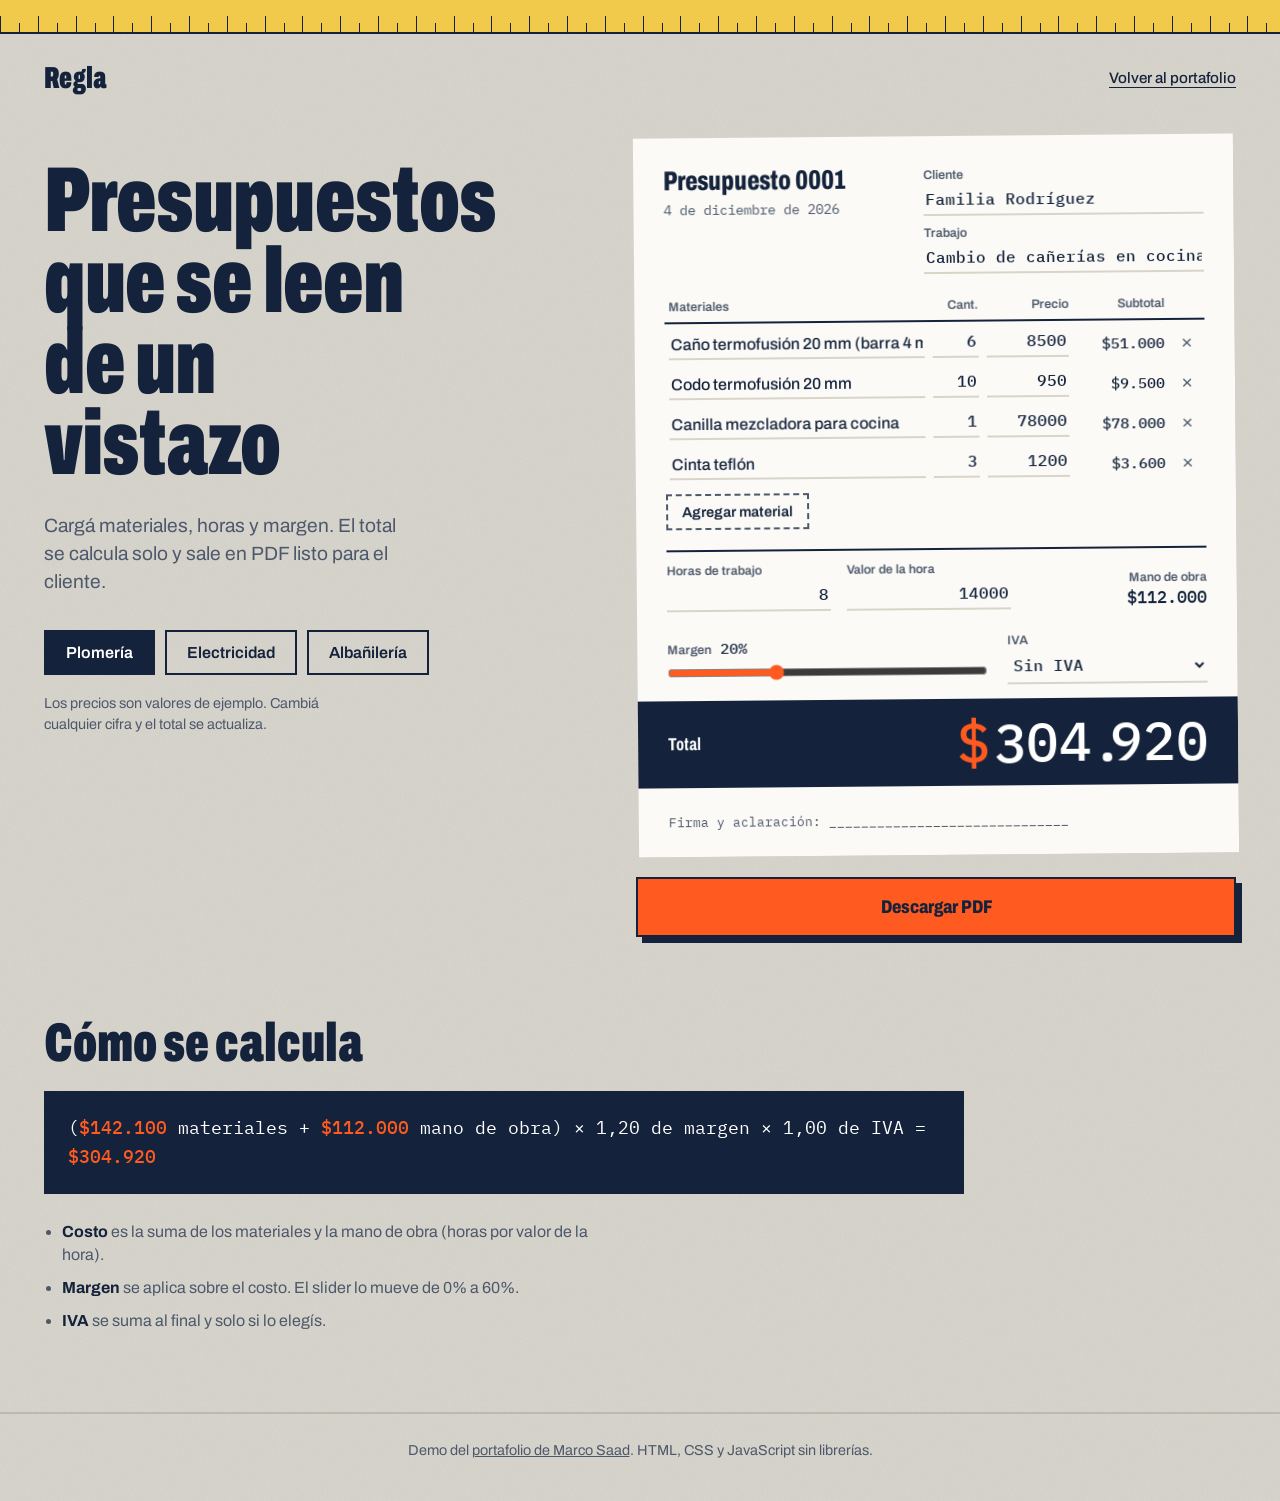
<file: demos/presupuestos/index.html>
<!DOCTYPE html>
<html lang="es">
<head>
  <meta charset="UTF-8">
  <meta name="viewport" content="width=device-width, initial-scale=1.0">
  <title>Regla | Presupuestos de obra al instante</title>
  <meta name="description" content="Demo: generador de presupuestos de obra y arreglos. Materiales, horas y margen con el total calculado en vivo y PDF para el cliente.">
  <link rel="icon" href="data:image/svg+xml,%3Csvg xmlns='http://www.w3.org/2000/svg' viewBox='0 0 64 64'%3E%3Crect width='64' height='64' rx='10' fill='%2314233b'/%3E%3Cpath d='M12 44h40M16 44v-8M24 44v-5M32 44v-8M40 44v-5M48 44v-8' stroke='%23ff5a1f' stroke-width='4' stroke-linecap='round'/%3E%3C/svg%3E">
  <meta property="og:type" content="website">
  <meta property="og:title" content="Regla | Presupuestos de obra al instante">
  <meta property="og:description" content="Demo interactiva: materiales, horas y margen con el total calculado en vivo y PDF para el cliente.">
  <meta property="og:url" content="https://marcosaad.github.io/Portafolio/demos/presupuestos/">
  <link rel="preconnect" href="https://fonts.googleapis.com">
  <link rel="preconnect" href="https://fonts.gstatic.com" crossorigin>
  <link href="https://fonts.googleapis.com/css2?family=Archivo:wdth,wght@62..125,400..900&family=IBM+Plex+Mono:wght@400;500&display=swap" rel="stylesheet">
  <link rel="stylesheet" href="style.css">
  <script src="app.js" defer></script>
</head>
<body>

  <!-- Cinta métrica: sigue al mouse y marca la medida en centímetros -->
  <div class="cinta" aria-hidden="true">
    <div class="cinta__puntero" id="punteroCinta"><span id="medidaCinta">0 cm</span></div>
  </div>

  <header class="barra">
    <a class="marca" href="./">Regla</a>
    <a class="volver" href="../../">Volver al portafolio</a>
  </header>

  <main>
    <section class="hero">
      <div class="hero__texto">
        <h1>Presupuestos que se leen de un vistazo</h1>
        <p class="hero__bajada">Cargá materiales, horas y margen. El total se calcula solo y sale en PDF listo para el cliente.</p>

        <div class="rubros" role="group" aria-label="Elegí un rubro de ejemplo">
          <button class="rubro" data-rubro="plomeria" aria-pressed="true">Plomería</button>
          <button class="rubro" data-rubro="electricidad" aria-pressed="false">Electricidad</button>
          <button class="rubro" data-rubro="albanileria" aria-pressed="false">Albañilería</button>
        </div>
        <p class="nota">Los precios son valores de ejemplo. Cambiá cualquier cifra y el total se actualiza.</p>
      </div>

      <div class="escena">
        <article class="hoja" id="hoja" aria-label="Presupuesto">
          <div class="hoja__cabecera">
            <div>
              <p class="hoja__titulo">Presupuesto <span id="nroPresupuesto">0001</span></p>
              <p class="hoja__fecha" id="fechaHoy"></p>
            </div>
            <div class="hoja__datos">
              <label>Cliente<input type="text" id="cliente" value="Familia Rodríguez" autocomplete="off"></label>
              <label>Trabajo<input type="text" id="trabajo" value="" autocomplete="off"></label>
            </div>
          </div>

          <table class="tabla">
            <thead>
              <tr><th scope="col">Materiales</th><th scope="col" class="num">Cant.</th><th scope="col" class="num">Precio</th><th scope="col" class="num">Subtotal</th><th scope="col"><span class="solo-lectura">Quitar</span></th></tr>
            </thead>
            <tbody id="filas"></tbody>
          </table>
          <button class="agregar" id="agregar" type="button">Agregar material</button>

          <div class="mano">
            <label>Horas de trabajo<input type="number" id="horas" min="0" step="0.5" inputmode="decimal"></label>
            <label>Valor de la hora<input type="number" id="valorHora" min="0" step="500" inputmode="numeric"></label>
            <p class="mano__sub"><span>Mano de obra</span><strong id="subMano"></strong></p>
          </div>

          <div class="ajustes">
            <label class="margen">Margen <output id="margenSalida">20%</output>
              <input type="range" id="margen" min="0" max="60" step="1" value="20">
            </label>
            <label>IVA
              <select id="iva">
                <option value="0">Sin IVA</option>
                <option value="21">21%</option>
              </select>
            </label>
          </div>

          <div class="total">
            <span class="total__rotulo">Total</span>
            <div class="total__monto"><span class="peso">$</span><div class="odometro" id="odometro" role="img" aria-label="Total"></div></div>
          </div>

          <div class="firma">Firma y aclaración: ______________________________</div>
        </article>

        <button class="pdf" id="pdf" type="button">Descargar PDF</button>
      </div>
    </section>

    <section class="formula">
      <h2>Cómo se calcula</h2>
      <p class="formula__linea" id="formulaLinea"></p>
      <ul class="formula__lista">
        <li><strong>Costo</strong> es la suma de los materiales y la mano de obra (horas por valor de la hora).</li>
        <li><strong>Margen</strong> se aplica sobre el costo. El slider lo mueve de 0% a 60%.</li>
        <li><strong>IVA</strong> se suma al final y solo si lo elegís.</li>
      </ul>
    </section>
  </main>

  <footer class="pie">Demo del <a href="../../">portafolio de Marco Saad</a>. HTML, CSS y JavaScript sin librerías.</footer>
</body>
</html>
</file>
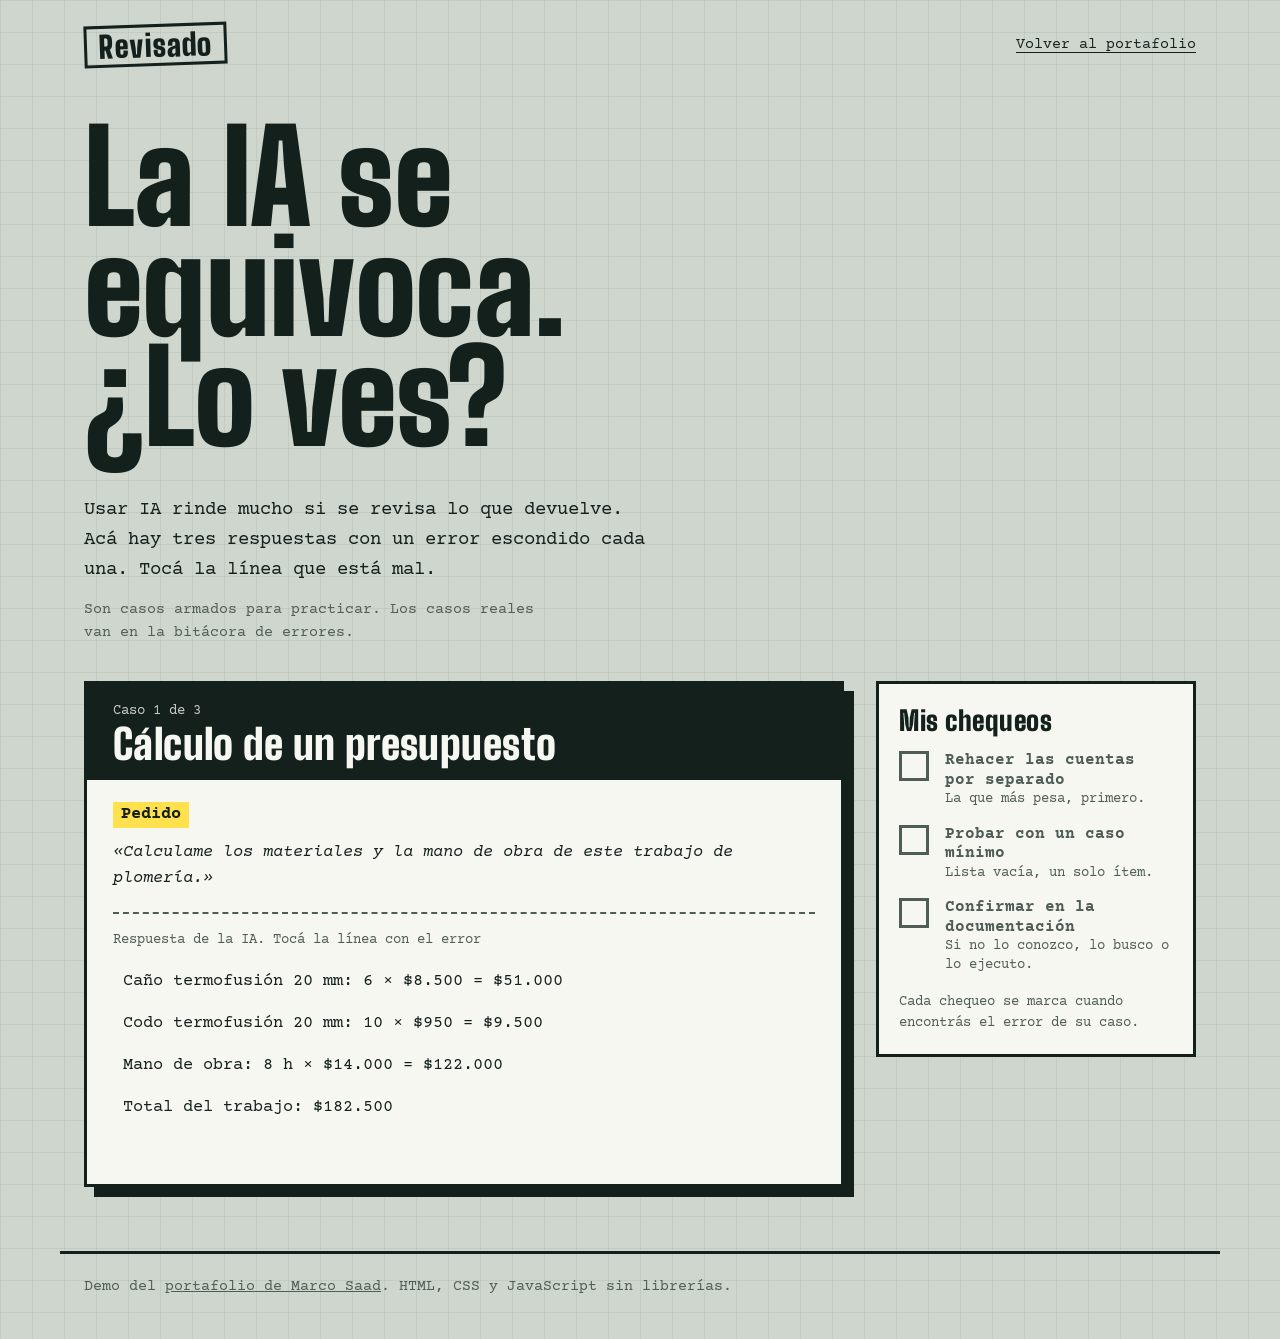
<file: demos/revisado/index.html>
<!DOCTYPE html>
<html lang="es">
<head>
  <meta charset="UTF-8">
  <meta name="viewport" content="width=device-width, initial-scale=1.0">
  <title>Revisado | Encontrá el error de la IA</title>
  <meta name="description" content="Tres respuestas armadas por una IA, cada una con un error escondido. Tocá la línea que está mal y aprendé cómo la verifico.">
  <link rel="icon" href="data:image/svg+xml,%3Csvg xmlns='http://www.w3.org/2000/svg' viewBox='0 0 64 64'%3E%3Crect width='64' height='64' fill='%2314201c'/%3E%3Crect x='10' y='20' width='44' height='24' fill='none' stroke='%23e8404f' stroke-width='5' transform='rotate(-8 32 32)'/%3E%3C/svg%3E">
  <meta property="og:type" content="website">
  <meta property="og:title" content="Revisado | Encontrá el error de la IA">
  <meta property="og:description" content="Tres respuestas con un error escondido cada una. ¿Lo encontrás?">
  <meta property="og:url" content="https://marcosaad.github.io/Portafolio/demos/revisado/">
  <link rel="preconnect" href="https://fonts.googleapis.com">
  <link rel="preconnect" href="https://fonts.gstatic.com" crossorigin>
  <link href="https://fonts.googleapis.com/css2?family=Big+Shoulders+Display:wght@700;900&family=Courier+Prime:wght@400;700&display=swap" rel="stylesheet">
  <link rel="stylesheet" href="style.css">
  <script src="app.js" defer></script>
</head>
<body>

  <!-- Filtro SVG que le da a los sellos el aspecto de tinta gastada -->
  <svg width="0" height="0" style="position:absolute" aria-hidden="true" focusable="false">
    <filter id="tinta" x="-5%" y="-5%" width="110%" height="110%">
      <feTurbulence type="fractalNoise" baseFrequency="0.035" numOctaves="2" seed="4" result="onda"/>
      <feDisplacementMap in="SourceGraphic" in2="onda" scale="5" result="borde"/>
      <feTurbulence type="fractalNoise" baseFrequency="0.8" numOctaves="2" seed="9" result="grano"/>
      <feColorMatrix in="grano" type="matrix" values="0 0 0 0 0  0 0 0 0 0  0 0 0 0 0  0 0 0 -1.2 1.2" result="mancha"/>
      <feComposite in="borde" in2="mancha" operator="in"/>
    </filter>
  </svg>

  <header class="barra">
    <a class="marca" href="./">Revisado</a>
    <a class="volver" href="../../">Volver al portafolio</a>
  </header>

  <main>
    <section class="apertura">
      <h1>La IA se equivoca. ¿Lo ves?</h1>
      <p class="bajada">Usar IA rinde mucho si se revisa lo que devuelve. Acá hay tres respuestas con un error escondido cada una. Tocá la línea que está mal.</p>
      <p class="aviso">Son casos armados para practicar. Los casos reales van en la bitácora de errores.</p>
    </section>

    <div class="mesa">
      <section class="ficha" id="ficha" aria-labelledby="tituloCaso">
        <div class="ficha__cab">
          <p class="progreso" id="progreso">Caso 1 de 3</p>
          <h2 id="tituloCaso"></h2>
        </div>
        <p class="pedido"><span>Pedido</span><q id="pedido"></q></p>

        <div class="documento" id="documentoCaja">
          <p class="documento__rotulo">Respuesta de la IA. Tocá la línea con el error</p>
          <ol class="documento__lineas" id="lineas"></ol>
          <div class="sello" id="sello" aria-hidden="true">Error encontrado</div>
        </div>

        <div class="respuesta" id="respuesta" aria-live="polite"></div>
      </section>

      <aside class="planilla" aria-labelledby="tituloPlanilla">
        <h2 id="tituloPlanilla">Mis chequeos</h2>
        <ul class="chequeos" id="chequeos">
          <li data-c="0"><span class="casilla"></span><div><strong>Rehacer las cuentas por separado</strong><small>La que más pesa, primero.</small></div></li>
          <li data-c="1"><span class="casilla"></span><div><strong>Probar con un caso mínimo</strong><small>Lista vacía, un solo ítem.</small></div></li>
          <li data-c="2"><span class="casilla"></span><div><strong>Confirmar en la documentación</strong><small>Si no lo conozco, lo busco o lo ejecuto.</small></div></li>
        </ul>
        <p class="planilla__nota">Cada chequeo se marca cuando encontrás el error de su caso.</p>
      </aside>
    </div>
  </main>

  <footer class="pie">Demo del <a href="../../">portafolio de Marco Saad</a>. HTML, CSS y JavaScript sin librerías.</footer>
</body>
</html>
</file>
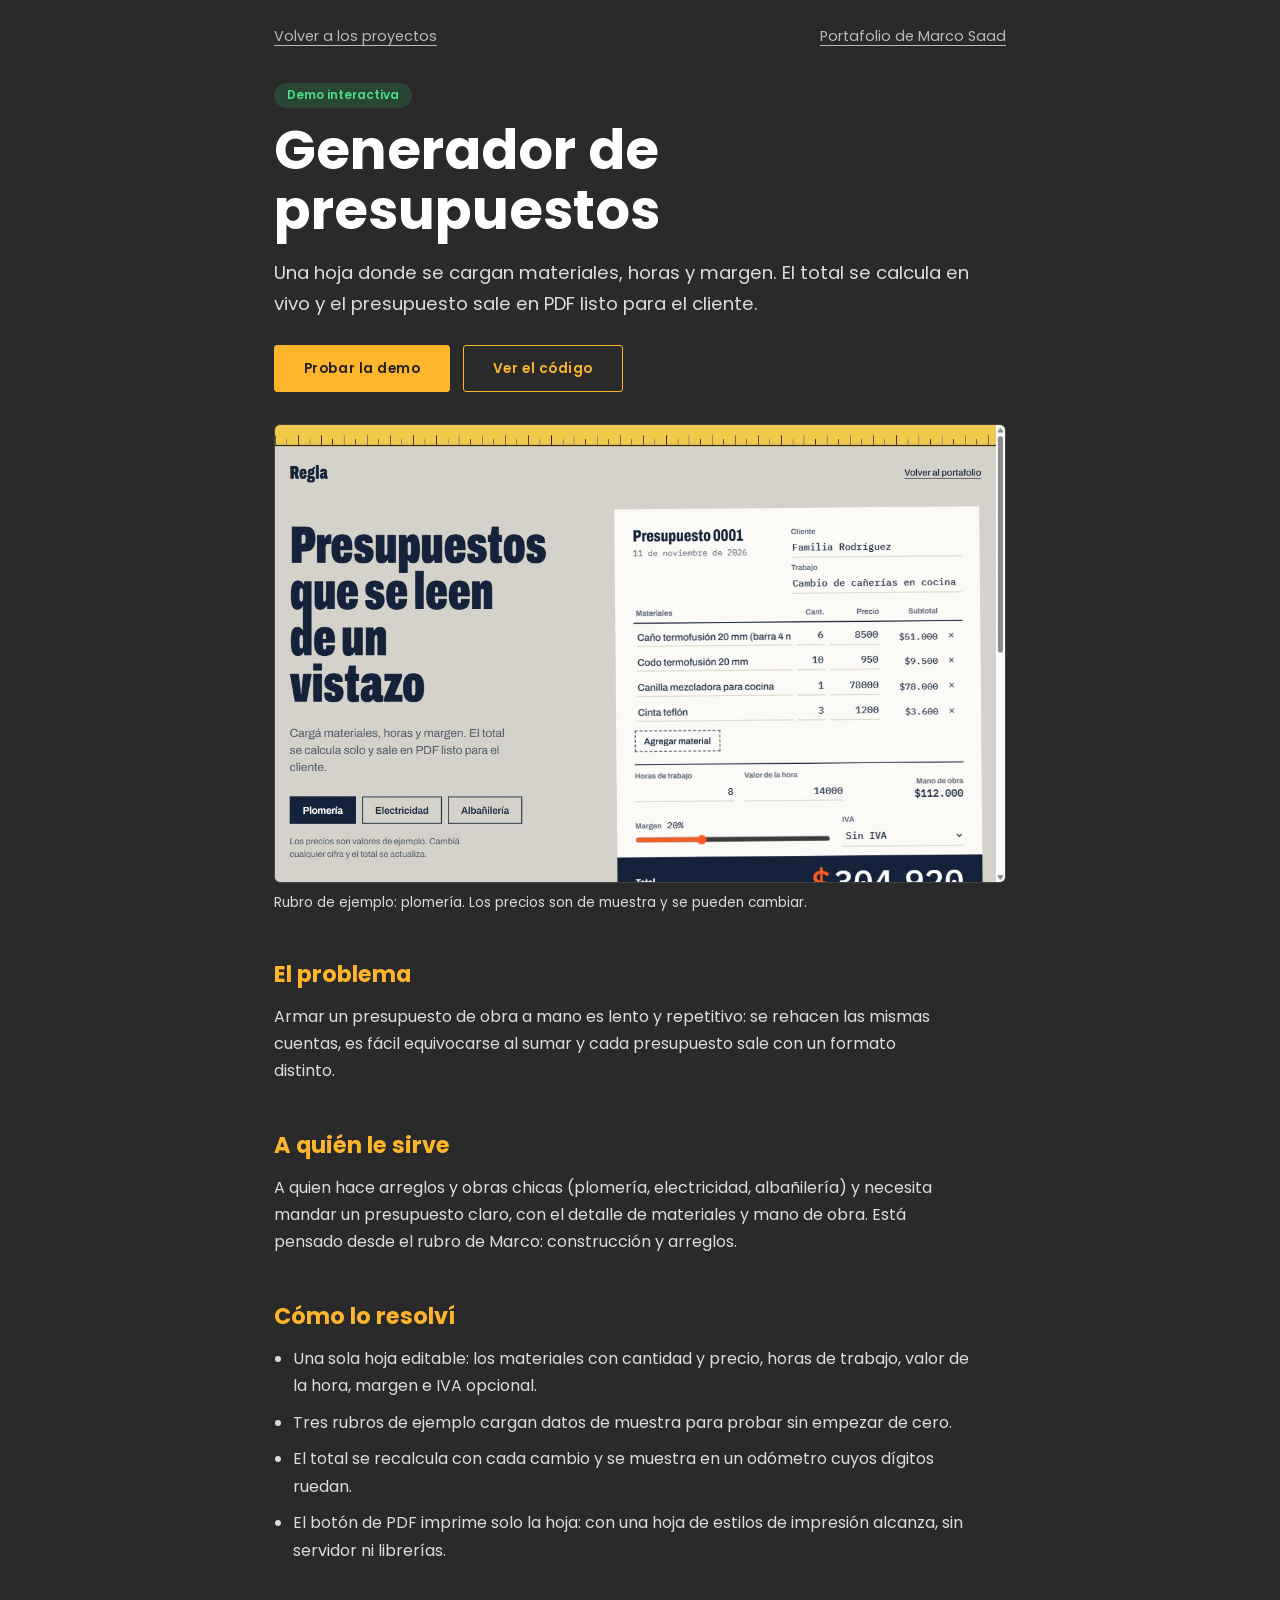
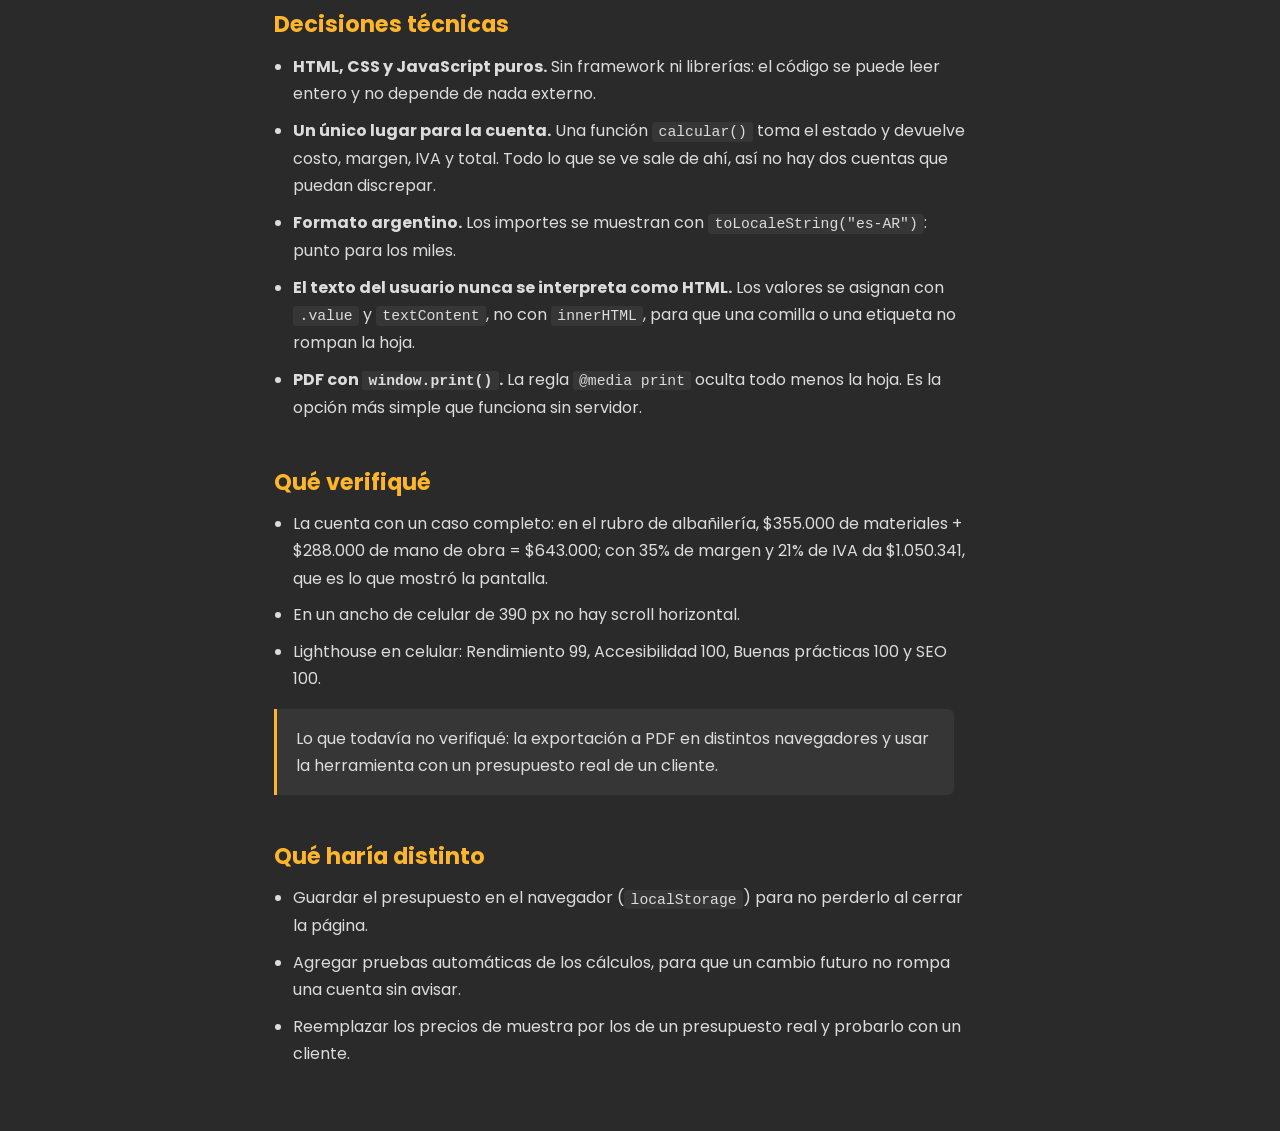
<file: proyectos/generador-presupuestos.html>
<!DOCTYPE html>
<html lang="es">
<head>
  <meta charset="UTF-8">
  <meta name="viewport" content="width=device-width, initial-scale=1.0">
  <title>Generador de presupuestos | Caso | Marco Saad</title>
  <meta name="description" content="Caso: un generador de presupuestos de obra y arreglos que calcula el total en vivo y exporta a PDF. Problema, decisiones técnicas y qué se verificó.">
  <link rel="icon" href="../favicon.svg" type="image/svg+xml">
  <link rel="preconnect" href="https://fonts.googleapis.com">
  <link rel="preconnect" href="https://fonts.gstatic.com" crossorigin>
  <link href="https://fonts.googleapis.com/css2?family=Poppins:wght@300;400;500;600;700&display=swap" rel="stylesheet">
  <link rel="stylesheet" href="../css/style.css">
  <link rel="stylesheet" href="caso.css">
</head>
<body>

  <nav class="caso-barra" aria-label="Navegación del caso">
    <a href="../#proyectos">Volver a los proyectos</a>
    <a href="../">Portafolio de Marco Saad</a>
  </nav>

  <main class="caso">
    <span class="caso__estado">Demo interactiva</span>
    <h1>Generador de presupuestos</h1>
    <p class="caso__resumen">Una hoja donde se cargan materiales, horas y margen. El total se calcula en vivo y el presupuesto sale en PDF listo para el cliente.</p>
    <div class="caso__botones">
      <a class="boton boton--lleno" href="../demos/presupuestos/">Probar la demo</a>
      <a class="boton boton--borde" href="https://github.com/MarcoSaad/Portafolio/tree/main/demos/presupuestos" target="_blank" rel="noopener">Ver el código</a>
    </div>

    <img class="caso__captura" src="../img/proyectos/presupuestos.jpg" width="1200" height="750" alt="Hoja de presupuesto con materiales, horas, margen y un total de 304.920 pesos.">
    <p class="caso__pie-captura">Rubro de ejemplo: plomería. Los precios son de muestra y se pueden cambiar.</p>

    <section>
      <h2>El problema</h2>
      <p>Armar un presupuesto de obra a mano es lento y repetitivo: se rehacen las mismas cuentas, es fácil equivocarse al sumar y cada presupuesto sale con un formato distinto.</p>
    </section>

    <section>
      <h2>A quién le sirve</h2>
      <p>A quien hace arreglos y obras chicas (plomería, electricidad, albañilería) y necesita mandar un presupuesto claro, con el detalle de materiales y mano de obra. Está pensado desde el rubro de Marco: construcción y arreglos.</p>
    </section>

    <section>
      <h2>Cómo lo resolví</h2>
      <ul>
        <li>Una sola hoja editable: los materiales con cantidad y precio, horas de trabajo, valor de la hora, margen e IVA opcional.</li>
        <li>Tres rubros de ejemplo cargan datos de muestra para probar sin empezar de cero.</li>
        <li>El total se recalcula con cada cambio y se muestra en un odómetro cuyos dígitos ruedan.</li>
        <li>El botón de PDF imprime solo la hoja: con una hoja de estilos de impresión alcanza, sin servidor ni librerías.</li>
      </ul>
    </section>

    <section>
      <h2>Decisiones técnicas</h2>
      <ul>
        <li><strong>HTML, CSS y JavaScript puros.</strong> Sin framework ni librerías: el código se puede leer entero y no depende de nada externo.</li>
        <li><strong>Un único lugar para la cuenta.</strong> Una función <code>calcular()</code> toma el estado y devuelve costo, margen, IVA y total. Todo lo que se ve sale de ahí, así no hay dos cuentas que puedan discrepar.</li>
        <li><strong>Formato argentino.</strong> Los importes se muestran con <code>toLocaleString("es-AR")</code>: punto para los miles.</li>
        <li><strong>El texto del usuario nunca se interpreta como HTML.</strong> Los valores se asignan con <code>.value</code> y <code>textContent</code>, no con <code>innerHTML</code>, para que una comilla o una etiqueta no rompan la hoja.</li>
        <li><strong>PDF con <code>window.print()</code>.</strong> La regla <code>@media print</code> oculta todo menos la hoja. Es la opción más simple que funciona sin servidor.</li>
      </ul>
    </section>

    <section>
      <h2>Qué verifiqué</h2>
      <ul>
        <li>La cuenta con un caso completo: en el rubro de albañilería, $355.000 de materiales + $288.000 de mano de obra = $643.000; con 35% de margen y 21% de IVA da $1.050.341, que es lo que mostró la pantalla.</li>
        <li>En un ancho de celular de 390 px no hay scroll horizontal.</li>
        <li>Lighthouse en celular: Rendimiento 99, Accesibilidad 100, Buenas prácticas 100 y SEO 100.</li>
      </ul>
      <p class="caso__nota">Lo que todavía no verifiqué: la exportación a PDF en distintos navegadores y usar la herramienta con un presupuesto real de un cliente.</p>
    </section>

    <section>
      <h2>Qué haría distinto</h2>
      <ul>
        <li>Guardar el presupuesto en el navegador (<code>localStorage</code>) para no perderlo al cerrar la página.</li>
        <li>Agregar pruebas automáticas de los cálculos, para que un cambio futuro no rompa una cuenta sin avisar.</li>
        <li>Reemplazar los precios de muestra por los de un presupuesto real y probarlo con un cliente.</li>
      </ul>
    </section>
  </main>

</body>
</html>
</file>
<file: css/style.css>
/* ===== VARIABLES =====
   Los colores se definen una sola vez acá y se reutilizan con var(--nombre).
   Para cambiar el color de toda la página, solo cambiás --ambar. */
:root {
  --fondo: #2a2a2a;        /* gris oscuro de las secciones */
  --fondo-claro: #303030;  /* gris apenas más claro, para alternar secciones */
  --ambar: #fdb52b;        /* color de acento (amarillo-ámbar) */
  --texto: #ffffff;        /* texto principal */
  --texto-suave: #b9b9b9;  /* texto secundario (párrafos) */
  --tarjeta: #363636;      /* fondo de las tarjetas de proyectos */
}

/* ===== BASE ===== */
* { box-sizing: border-box; } /* el padding no agranda las cajas: medidas más predecibles */

html { scroll-behavior: smooth; } /* al tocar un link del menú, la página se desliza suave */

body {
  margin: 0;
  font-family: "Poppins", system-ui, "Segoe UI", sans-serif; /* si Poppins no carga, usa la del sistema */
  background: var(--fondo);
  color: var(--texto);
  line-height: 1.7;
}

a { color: inherit; text-decoration: none; } /* los links heredan el color y pierden el subrayado */
h1, h2, h3, p { margin: 0; }                  /* saco márgenes por defecto para controlarlos yo */

/* ===== CABECERA / MENÚ ===== */
.cabecera {
  position: absolute;        /* flota encima del inicio en vez de empujarlo */
  top: 0; left: 0; right: 0; /* ocupa todo el ancho arriba */
  z-index: 10;               /* z-index alto = queda por encima del resto */
  display: flex;             /* flex = acomoda hijos en fila */
  justify-content: space-between; /* logo a la izquierda, menú a la derecha */
  align-items: center;
  padding: 1.5rem 5%;
}

.logo { font-size: 1.4rem; font-weight: 700; }
.logo span { color: var(--ambar); }

.menu { display: flex; gap: 2rem; }
.menu a { font-size: 0.9rem; font-weight: 500; color: #222; transition: color .2s; } /* oscuro: en escritorio el menú queda sobre el bloque ámbar */
.menu a:hover { color: #fff; } /* :hover = al pasar el mouse */

/* Botón hamburguesa: oculto en pantallas grandes (se muestra en el bloque de celular, abajo) */
.boton-menu { display: none; background: none; border: 0; cursor: pointer; padding: .5rem; }
.boton-menu span { display: block; width: 26px; height: 2px; background: #fff; margin: 6px 0; }

/* ===== INICIO (HERO) ===== */
.inicio {
  min-height: 100vh;           /* vh = % del alto de la pantalla: ocupa la pantalla entera */
  display: grid;
  grid-template-columns: 1fr 1fr; /* dos columnas iguales: texto | foto */
  /* Fondo partido: gris oscuro a la izquierda y ámbar a la derecha (corte al 58%) */
  background: linear-gradient(to right, var(--fondo) 58%, var(--ambar) 58%);
}

.inicio__texto {
  align-self: center;           /* centrado vertical dentro de la fila */
  padding: 8rem 5% 4rem 12%;
}

.inicio__hola { font-size: 1.1rem; font-weight: 300; }

.inicio h1 { font-size: clamp(2.6rem, 6vw, 4rem); line-height: 1.1; margin: .3rem 0 1rem; }
/* clamp(mínimo, ideal, máximo): el tamaño se adapta al ancho de pantalla sin pasarse de los límites */
.inicio h1 span { color: var(--ambar); }

.inicio__rol { font-size: 1.4rem; font-weight: 500; margin-bottom: 2rem; }

.inicio__foto {
  align-self: end;              /* la foto se apoya abajo, como en el diseño de referencia */
  display: flex;
  justify-content: center;
}
.inicio__foto img { max-width: 100%; max-height: 90vh; display: block; }

/* Cuadro provisorio mientras no hay foto: iniciales grandes */
.foto-pendiente {
  width: min(380px, 80%);       /* min(): el más chico de los dos valores */
  aspect-ratio: 3 / 4;          /* proporción vertical, como un retrato */
  display: grid;
  place-items: center;          /* centra el texto en ambos sentidos */
  font-size: 6rem; font-weight: 700;
  color: rgba(42, 42, 42, .62);
  background: rgba(255, 255, 255, .25);
  border-radius: 12px 12px 0 0;
}
.foto-pendiente--chica { width: 100%; font-size: 4rem; background: #f1f1f1; color: #757575; border-radius: 0; }

/* ===== BOTONES ===== */
.boton {
  display: inline-block;
  padding: .7rem 1.8rem;
  font-size: .85rem; font-weight: 600;
  letter-spacing: .04em;
  border: 1px solid var(--ambar);
  border-radius: 3px;
  transition: background .2s, color .2s;
}
.boton--borde { color: var(--ambar); }                       /* solo contorno */
.boton--borde:hover { background: var(--ambar); color: #222; }
.boton--lleno { background: var(--ambar); color: #222; }      /* relleno */
.boton--lleno:hover { background: transparent; color: var(--ambar); }

.botones { display: flex; flex-wrap: wrap; gap: 1rem; margin-top: 2rem; } /* wrap: si no entran, bajan de línea */
.botones--centro { justify-content: center; }

/* ===== SECCIONES ===== */
.seccion { padding: 6rem 5%; }
.seccion--clara { background: var(--fondo-claro); }
.contenedor { max-width: 1050px; margin: 0 auto; } /* centra el contenido y limita su ancho */

.titulo { font-size: 1.8rem; font-weight: 600; position: relative; padding-bottom: .9rem; margin-bottom: 1.5rem; }
.titulo::after {                 /* ::after = crea un elemento decorativo: la rayita ámbar bajo el título */
  content: ""; position: absolute; left: 0; bottom: 0;
  width: 50px; height: 2px; background: var(--ambar);
}
.intro { color: var(--texto-suave); max-width: 560px; margin-bottom: 2.5rem; font-size: .95rem; }

/* ===== SOBRE MÍ ===== */
.sobre-mi { display: grid; grid-template-columns: 300px 1fr; gap: 5rem; align-items: center; }
.sobre-mi__texto p { color: var(--texto-suave); font-size: .95rem; margin-bottom: 1rem; }

.marco-foto {
  position: relative;
  isolation: isolate;           /* crea su propia "capa": así el corchete (z-index:-1) queda detrás de la foto pero visible */
  border: 10px solid #3b3b3b;   /* borde gris grueso alrededor de la foto */
  box-shadow: 0 10px 30px rgba(0, 0, 0, .35);
}
.marco-foto::before {            /* el "corchete" ámbar que asoma detrás, abajo a la izquierda */
  content: ""; position: absolute; z-index: -1;
  left: -35px; bottom: -35px; width: 70%; height: 80%;
  border-left: 6px solid var(--ambar); border-bottom: 6px solid var(--ambar);
}
.marco-foto img { width: 100%; display: block; }

/* ===== SERVICIOS ===== */
.servicios { display: grid; grid-template-columns: repeat(2, 1fr); gap: 1.5rem; }

.servicio { padding: 2.2rem; border-radius: 6px; box-shadow: 0 8px 20px rgba(0, 0, 0, .3); transition: transform .25s; }
.servicio:hover { transform: translateY(-6px); } /* al pasar el mouse, la tarjeta sube un poco */

.servicio svg { width: 34px; height: 34px; fill: none; stroke: #fff; stroke-width: 1.6; stroke-linecap: round; stroke-linejoin: round; margin-bottom: 1rem; }
.servicio h3 { font-size: 1.15rem; margin-bottom: .5rem; }
.servicio p { font-size: .85rem; line-height: 1.6; }

/* Degradés de cada tarjeta: linear-gradient(ángulo, color1, color2) */
.servicio--azul  { background: linear-gradient(135deg, #22d3ee, #3b82f6); }
.servicio--ambar { background: linear-gradient(135deg, #fbbf24, #f59e0b); }
.servicio--rosa  { background: linear-gradient(135deg, #ec4899, #a855f7); }
.servicio--verde { background: linear-gradient(135deg, #10b981, #22c55e); }

/* ===== PROYECTOS ===== */
.proyectos { display: grid; grid-template-columns: repeat(auto-fit, minmax(280px, 1fr)); gap: 1.5rem; }
/* auto-fit + minmax: tantas columnas como entren, de mínimo 280px (en celular queda 1 sola) */

.proyecto { background: var(--tarjeta); padding: 1.8rem; border-radius: 6px; border-top: 3px solid var(--ambar); display: flex; flex-direction: column; }
.proyecto h3 { font-size: 1.1rem; margin: .8rem 0 .5rem; }
.proyecto p { color: var(--texto-suave); font-size: .88rem; }
.proyecto .etiquetas { color: var(--ambar); font-size: .8rem; font-weight: 500; margin-top: .9rem; }
.proyecto .enlaces { display: flex; flex-wrap: wrap; gap: .6rem; margin-top: auto; padding-top: 1.2rem; } /* margin-top:auto empuja los botones al fondo de la tarjeta */
.boton--chico { padding: .45rem 1.1rem; font-size: .78rem; } /* versión más chica del botón, para las tarjetas */

.estado { align-self: flex-start; font-size: .7rem; font-weight: 600; padding: .15rem .7rem; border-radius: 20px; }
.estado--listo   { background: rgba(34, 197, 94, .18); color: #4ade80; }
.estado--proceso { background: rgba(253, 181, 43, .18); color: var(--ambar); }

/* ===== CONTACTO ===== */
.contacto { text-align: center; }
.contacto .titulo::after { left: 50%; transform: translateX(-50%); } /* centra la rayita */
.contacto .intro { margin-left: auto; margin-right: auto; }

/* ===== PIE ===== */
.pie { text-align: center; padding: 1.5rem; font-size: .8rem; color: var(--texto-suave); background: #222; }

/* ===== CELULAR Y TABLET =====
   @media aplica estas reglas solo si la pantalla mide 860px de ancho o menos */
@media (max-width: 860px) {
  .boton-menu { display: block; }          /* aparece la hamburguesa */

  .menu {                                  /* el menú pasa a ser un panel desplegable */
    display: none;
    position: absolute; top: 100%; left: 0; right: 0;
    flex-direction: column; gap: 0;
    background: #222;
  }
  .menu.abierto { display: flex; }         /* el JavaScript agrega la clase "abierto" al tocar el botón */
  .menu a { padding: 1rem 5%; border-top: 1px solid #333; color: #fff; } /* en celular el panel es oscuro: vuelve el texto blanco */
  .menu a:hover { color: var(--ambar); }

  .inicio { grid-template-columns: 1fr; background: var(--fondo); }  /* una sola columna */
  .inicio__texto { padding: 8rem 8% 3rem; }
  .inicio__foto { background: var(--ambar); padding-top: 2rem; }      /* el bloque ámbar queda debajo del texto */

  .sobre-mi { grid-template-columns: 1fr; gap: 3rem; }
  .marco-foto { max-width: 280px; margin: 0 auto 0 35px; }
  .servicios { grid-template-columns: 1fr; }
}
/* Captura de cada proyecto y textos de problema/solución (las tarjetas las arma js/proyectos.js) */
.proyecto__captura { width: 100%; height: auto; aspect-ratio: 16 / 10; object-fit: cover; object-position: top; border-radius: 4px; margin-bottom: 1rem; background: var(--fondo); }
.proyecto__dato { margin-top: .5rem; }
.proyecto__dato strong { color: var(--texto); font-weight: 600; }
.cargando { color: var(--texto-suave); }
.cargando a { color: var(--ambar); text-decoration: underline; }
.proyecto .boton--chico { white-space: nowrap; }
</file>
<file: v1/css/style.css>
/* ===== VARIABLES =====
   :root es el "nivel más alto" de la página. Acá definimos colores una sola vez
   y los reutilizamos con var(--nombre). Si querés cambiar el color principal, lo cambiás acá y listo. */
:root {
  --fondo: #f6f4ef;      /* color de fondo de la página (crema suave) */
  --texto: #1f2a24;      /* color del texto (verde muy oscuro, casi negro) */
  --acento: #2f6f4f;     /* color principal (verde, por el delta) */
  --tarjeta: #ffffff;    /* fondo de las tarjetas */
  --borde: #d9d4c7;      /* color de líneas y bordes */
}

/* ===== BASE ===== */
* {
  box-sizing: border-box; /* hace que el padding no agrande las cajas: cálculos de tamaño más predecibles */
}

body {
  margin: 0;                                   /* saca el margen por defecto del navegador */
  font-family: system-ui, -apple-system, "Segoe UI", sans-serif; /* usa la tipografía del sistema (rápida, sin descargar nada) */
  background: var(--fondo);                    /* usa la variable de color definida arriba */
  color: var(--texto);                         /* color del texto */
  line-height: 1.6;                            /* separación entre renglones: mejora la lectura */
}

/* ===== CABECERA ===== */
.encabezado {
  background: var(--acento);  /* franja verde */
  color: #fff;                /* texto blanco */
  padding: 3rem 1.5rem;       /* espacio interno: arriba/abajo 3rem, costados 1.5rem (1rem = tamaño de letra base) */
  text-align: center;         /* centra el texto */
}

.encabezado h1 {
  margin: 0;                  /* sin margen para controlar la separación nosotros */
  font-size: 2.5rem;          /* tamaño del título */
}

.subtitulo {
  margin: 0.5rem 0 1.5rem;    /* margen: arriba 0.5, costados 0, abajo 1.5 */
  opacity: 0.9;               /* lo vuelve un poco transparente */
}

/* ===== MENÚ ===== */
.menu a {
  color: #fff;                /* enlaces blancos */
  text-decoration: none;      /* saca el subrayado */
  margin: 0 0.75rem;          /* separación a los costados de cada enlace */
  font-weight: 600;           /* letra más gruesa */
}

.menu a:hover {
  text-decoration: underline; /* :hover = cuando pasás el mouse por encima, aparece el subrayado */
}

/* ===== CONTENIDO ===== */
main {
  max-width: 800px;           /* el contenido nunca pasa de 800px de ancho (se lee mejor) */
  margin: 0 auto;             /* auto a los costados = centra la caja */
  padding: 2rem 1.5rem;       /* espacio interno */
}

section {
  margin-bottom: 3rem;        /* separación entre secciones */
}

h2 {
  color: var(--acento);                    /* títulos en verde */
  border-bottom: 2px solid var(--borde);   /* línea debajo del título */
  padding-bottom: 0.3rem;                  /* espacio entre texto y línea */
}

a {
  color: var(--acento);       /* enlaces normales en verde */
}

/* ===== TARJETAS DE PROYECTOS ===== */
.tarjetas {
  display: grid;                                          /* grid = sistema de columnas */
  grid-template-columns: repeat(auto-fit, minmax(240px, 1fr)); /* tantas columnas como entren, cada una de mínimo 240px; en celular pasa a 1 columna sola */
  gap: 1rem;                                              /* separación entre tarjetas */
}

.tarjeta {
  background: var(--tarjeta);       /* fondo blanco */
  border: 1px solid var(--borde);   /* borde fino */
  border-radius: 10px;              /* esquinas redondeadas */
  padding: 1.25rem;                 /* espacio interno */
}

.tarjeta h3 {
  margin-top: 0;                    /* pega el título al borde superior de la tarjeta */
}

.etiquetas {
  font-size: 0.85rem;               /* letra más chica */
  color: var(--acento);             /* en verde */
  font-weight: 600;                 /* más gruesa */
  margin-bottom: 0;                 /* sin margen abajo */
}

/* ===== PIE ===== */
.pie {
  text-align: center;               /* centrado */
  padding: 1.5rem;                  /* espacio interno */
  color: #6b736e;                   /* gris verdoso */
  font-size: 0.9rem;                /* letra chica */
}
</file>
<file: demos/auditoria/style.css>
/* ===== Auditoría exprés: antes y después =====
   Concepto: una revisión sobre papel. Fondo azul noche, corrección en lapicera roja, aprobado en menta. */

:root {
  --noche: #0d1322;
  --panel: #151d33;
  --linea: #28324e;
  --texto: #e9edf7;
  --suave: #9aa5bf;
  --pluma: #ff5566;
  --menta: #5be0a8;
  --menta-osc: #0b7a52;
  --tinta: #101828;
  --escala: 1;
}

* { box-sizing: border-box; margin: 0; }
html { scroll-behavior: smooth; }
body {
  font-family: "Bricolage Grotesque", system-ui, sans-serif;
  background: var(--noche); color: var(--texto); line-height: 1.5; min-height: 100vh; overflow-x: hidden;
}
a { color: inherit; }
:focus-visible { outline: 3px solid var(--menta); outline-offset: 3px; }

/* Luz que sigue al mouse */
.resplandor {
  position: fixed; inset: 0; pointer-events: none; z-index: 0;
  background: radial-gradient(600px circle at var(--mx, 50%) var(--my, 20%), rgba(91,224,168,.11), transparent 60%);
}
main, .barra, .pie { position: relative; z-index: 1; }

.barra { max-width: 1180px; margin: 0 auto; padding: 26px 24px 0; display: flex; justify-content: space-between; align-items: center; gap: 16px; flex-wrap: wrap; }
.volver { font-weight: 600; text-underline-offset: 4px; }
.aviso { font-size: .9rem; color: var(--pluma); border: 1.5px solid var(--pluma); border-radius: 99px; padding: 4px 14px; }

/* ---------- Apertura ---------- */
.apertura { max-width: 1180px; margin: 0 auto; padding: 56px 24px 34px; }
h1 {
  font-size: clamp(3rem, 8.4vw, 7.4rem); font-weight: 800; font-stretch: 75%;
  line-height: .93; letter-spacing: -.025em; max-width: 12ch;
}
.bajada { margin-top: 26px; max-width: 52ch; font-size: 1.2rem; color: var(--suave); }

/* ---------- Escenario ---------- */
.escenario { max-width: 1180px; margin: 0 auto; padding: 0 24px; }
.marco {
  --pos: 100%;
  position: relative; width: 100%; aspect-ratio: 960 / 600; border-radius: 22px; overflow: hidden;
  background: #fff; border: 1px solid var(--linea);
  box-shadow: 0 0 0 1px rgba(255,255,255,.04), 0 30px 80px -20px rgba(0,0,0,.7), 0 0 120px -30px rgba(91,224,168,.25);
}
.lienzo { position: absolute; top: 0; left: 0; width: 960px; height: 600px; transform: scale(var(--escala)); transform-origin: 0 0; }
.capa { position: absolute; inset: 0; }
.despues { clip-path: inset(0 0 0 var(--pos)); }

/* Control invisible (teclado, mouse y táctil) + asa visible */
.control {
  position: absolute; inset: 0; width: 100%; height: 100%; margin: 0; opacity: 0; cursor: ew-resize;
  -webkit-appearance: none; appearance: none; touch-action: pan-y; z-index: 3;
}
.asa { position: absolute; top: 0; bottom: 0; left: var(--pos); width: 0; z-index: 2; pointer-events: none; }
.asa::before { content: ""; position: absolute; top: 0; bottom: 0; left: -1.5px; width: 3px; background: #fff; box-shadow: 0 0 18px rgba(255,255,255,.7); }
.asa__perilla {
  position: absolute; top: 50%; left: 0; width: 54px; height: 54px; margin: -27px 0 0 -27px; border-radius: 50%;
  display: grid; place-items: center; background: #fff; color: var(--tinta); box-shadow: 0 6px 22px rgba(0,0,0,.45);
  transition: transform .2s;
}
.marco:hover .asa__perilla { transform: scale(1.1); }
.control:focus-visible ~ .asa .asa__perilla { outline: 3px solid var(--menta); outline-offset: 3px; }
.asa__rotulo {
  position: absolute; bottom: 16px; padding: 5px 14px; border-radius: 99px; font-weight: 700; font-size: .9rem; white-space: nowrap;
}
.asa__rotulo--a { right: 16px; background: var(--pluma); color: #1a0509; }
.asa__rotulo--d { left: 16px; background: var(--menta); color: #04251a; }

/* ---------- ANTES: formulario viejo ---------- */
.viejo { position: absolute; inset: 0; background: #dcdcdc; font: 11px/1.3 Verdana, Arial, sans-serif; color: #333; }
.viejo__banda { height: 38px; background: #1d3c78; color: #fff; font: 700 13px/38px Verdana, sans-serif; padding: 0 20px; }
.viejo__cuerpo { width: 660px; padding: 16px 22px; }
.viejo__titulo { font: 700 14px Verdana, sans-serif; color: #1d3c78; }
.viejo__aviso { margin: 4px 0 10px; color: #555; }
.req { color: #c00; font-weight: 700; }
.viejo__grilla { display: grid; grid-template-columns: 1fr 1fr; gap: 13px 26px; }
.campo-v { font-size: 11px; }
.campo-v i { display: block; height: 21px; margin-top: 2px; background: #fff; border: 1px solid #777; box-shadow: inset 1px 1px 2px rgba(0,0,0,.25); }
.viejo__pie { display: flex; justify-content: space-between; align-items: center; margin-top: 16px; }
.captcha {
  width: 150px; height: 44px; line-height: 44px; text-align: center; white-space: nowrap; font: italic 700 24px Georgia, serif; letter-spacing: 3px; color: #7a7a7a;
  background: repeating-linear-gradient(115deg, #e8e8e8 0 4px, #cfcfcf 4px 6px); border: 1px solid #888; transform: skewX(-8deg);
}
.captcha span { text-decoration: line-through; font-size: 20px; }
.viejo__botones { display: flex; gap: 8px; }
.viejo__botones b { font: 700 11px Verdana, sans-serif; padding: 6px 16px; background: #c8c8c8; border: 2px outset #aaa; }
.viejo__legal { margin-top: 12px; font-size: 10px; color: #666; }

/* Anotaciones en lapicera */
.notas { position: absolute; inset: 0; width: 100%; height: 100%; pointer-events: none; }
.trazo { fill: none; stroke: var(--pluma); stroke-width: 3.5; stroke-linecap: round; stroke-linejoin: round; stroke-dasharray: 1; stroke-dashoffset: 1; }
.marco.escrito .trazo { animation: escribir 1s ease-out forwards; }
.marco.escrito .trazo:nth-child(2) { animation-delay: .5s; }
.marco.escrito .trazo:nth-child(3) { animation-delay: .75s; }
.marco.escrito .trazo:nth-child(4) { animation-delay: 1s; }
.marco.escrito .trazo:nth-child(5) { animation-delay: 1.4s; }
@keyframes escribir { to { stroke-dashoffset: 0; } }
.nota { position: absolute; margin: 0; font: 600 28px/1 "Caveat", cursive; color: var(--pluma); opacity: 0; transition: opacity .5s; }
.marco.escrito .nota { opacity: 1; }
.n1 { left: 672px; top: 150px; width: 270px; transform: rotate(-4deg); transition-delay: .6s; }
.n2 { left: 186px; top: 458px; font-size: 23px; transform: rotate(3deg); transition-delay: 1.1s; }
.n3 { left: 660px; top: 522px; width: 296px; font-size: 22px; transform: rotate(-2deg); transition-delay: 1.4s; }
.n4 { left: 668px; top: 372px; width: 270px; transform: rotate(-3deg); transition-delay: 1.7s; }

/* ---------- DESPUÉS: formulario claro ---------- */
.nuevo { position: absolute; inset: 0; background: #fff; color: var(--tinta); font-family: "Bricolage Grotesque", sans-serif; }
.nuevo__cab { height: 70px; display: flex; justify-content: space-between; align-items: center; padding: 0 48px; border-bottom: 1px solid #e4e8f1; }
.nuevo__marca { font-weight: 800; font-size: 24px; font-stretch: 75%; color: var(--menta-osc); }
.pasos { list-style: none; display: flex; gap: 26px; padding: 0; margin: 0; font-size: 16px; color: #6b7488; }
.pasos li { display: flex; align-items: center; gap: 9px; }
.pasos b { width: 28px; height: 28px; border-radius: 50%; display: grid; place-items: center; background: #e9edf5; color: #55607a; font-size: 14px; }
.pasos .activo { color: var(--tinta); font-weight: 700; }
.pasos .activo b { background: var(--menta-osc); color: #fff; }
.nuevo__cuerpo { display: grid; grid-template-columns: 1fr 300px; gap: 48px; padding: 22px 48px; }
.nuevo__form h2 { font-size: 32px; font-weight: 800; font-stretch: 80%; line-height: 1.05; letter-spacing: -.01em; }
.ayuda { margin: 4px 0 14px; font-size: 16px; color: #5b6578; }
.campo-n { margin-bottom: 8px; position: relative; flex: 1; }
.campo-n span { display: block; font-size: 14px; font-weight: 600; color: #56607a; margin-bottom: 5px; }
.campo-n i { display: block; font-style: normal; font-size: 18px; padding: 8px 14px; border: 2px solid #cfd6e6; border-radius: 12px; background: #fff; }
.campo-n.ok i { border-color: var(--menta-osc); }
.campo-n em { position: absolute; right: 14px; bottom: 10px; font-style: normal; font-size: 14px; color: var(--menta-osc); font-weight: 600; }
.fila-n { display: flex; gap: 16px; }
.nuevo__acciones { display: flex; gap: 14px; align-items: center; margin-top: 6px; }
.primario { font: 700 18px "Bricolage Grotesque", sans-serif; padding: 12px 32px; border: 0; border-radius: 12px; background: var(--menta-osc); color: #fff; }
.secundario { font: 600 17px "Bricolage Grotesque", sans-serif; padding: 12px 8px; border: 0; background: none; color: #56607a; text-decoration: underline; }
.nuevo__resumen { align-self: start; margin-top: 10px; padding: 24px; border-radius: 20px; background: #eaf6f0; }
.resumen__t { font-size: 22px; font-weight: 800; }
.resumen__s { font-size: 15px; color: #4b6a5c; margin: 4px 0 14px; }
.chips { display: flex; flex-wrap: wrap; gap: 8px; margin-bottom: 14px; }
.chips span { padding: 9px 14px; border-radius: 10px; background: #fff; font-size: 15px; font-weight: 600; border: 2px solid transparent; }
.chips .sel { border-color: var(--menta-osc); color: var(--menta-osc); }

/* ---------- Cifras ---------- */
.cifras { max-width: 1180px; margin: 0 auto; padding: 70px 24px 0; display: grid; grid-template-columns: repeat(3, 1fr); gap: 24px; }
.cifra { padding-top: 18px; border-top: 2px solid var(--linea); }
.cifra__n { font-size: clamp(4rem, 11vw, 9rem); font-weight: 800; font-stretch: 75%; line-height: .9; letter-spacing: -.03em; color: var(--menta); font-variant-numeric: tabular-nums; }
.cifra__n small { font-size: .3em; font-weight: 600; letter-spacing: 0; }
.cifra__t { margin-top: 10px; font-size: 1.15rem; font-weight: 600; }
.cifra__a { color: var(--suave); text-decoration: line-through; text-decoration-color: var(--pluma); font-size: .95rem; }
.clave { max-width: 1180px; margin: 22px auto 0; padding: 0 24px; font-size: .9rem; color: var(--suave); }

/* ---------- Hallazgos y método ---------- */
.hallazgos, .metodo { max-width: 1180px; margin: 0 auto; padding: 90px 24px 0; }
h2 { font-size: clamp(2rem, 5vw, 3.4rem); font-weight: 800; font-stretch: 80%; line-height: 1; letter-spacing: -.02em; max-width: 18ch; }
.lista { list-style: none; padding: 0; margin: 34px 0 0; }
.lista li { display: grid; grid-template-columns: 84px 1fr; gap: 20px; padding: 22px 0; border-top: 1px solid var(--linea); }
.lista li:last-child { border-bottom: 1px solid var(--linea); }
.lista h3 { font-size: 1.3rem; font-weight: 700; }
.lista p { margin-top: 4px; color: var(--suave); max-width: 62ch; }
.grav { align-self: start; text-align: center; font-size: .85rem; font-weight: 700; padding: 4px 0; border-radius: 99px; }
.grav.alta { color: var(--pluma); background: rgba(255,85,102,.14); }
.grav.media { color: #ffd166; background: rgba(255,209,102,.13); }
.metodo ol { margin: 30px 0 0; padding-left: 1.3em; display: grid; gap: 12px; max-width: 62ch; color: var(--suave); }
.metodo li::marker { color: var(--menta); font-weight: 700; }
.metodo__nota { margin-top: 26px; max-width: 62ch; padding: 16px 20px; border-left: 3px solid var(--menta); background: var(--panel); color: var(--texto); }
.pie { max-width: 1180px; margin: 90px auto 0; padding: 26px 24px 44px; border-top: 1px solid var(--linea); color: var(--suave); font-size: .9rem; }

/* ---------- Pantallas chicas ---------- */
@media (max-width: 720px) {
  .apertura { padding-top: 36px; }
  .cifras { grid-template-columns: 1fr; gap: 28px; }
  .lista li { grid-template-columns: 1fr; gap: 8px; }
  .grav { justify-self: start; padding: 4px 14px; }
  .asa__perilla { width: 46px; height: 46px; margin: -23px 0 0 -23px; }
  .asa__rotulo { bottom: 8px; font-size: .75rem; padding: 3px 10px; }
  .asa__rotulo--a { right: 8px; } .asa__rotulo--d { left: 8px; }
}

@media (prefers-reduced-motion: reduce) {
  *, *::before, *::after { animation: none !important; transition: none !important; }
  .trazo { stroke-dashoffset: 0; }
  .nota { opacity: 1; }
  html { scroll-behavior: auto; }
}
</file>
<file: demos/flujo/style.css>
/* ===== Flujo: automatización simulada =====
   Concepto: los símbolos de un diagrama de flujo (círculo, triángulo, cuadrado) leídos como piezas Bauhaus.
   Colores primarios, tinta negra y mucho aire. */

:root {
  --fondo: #f1f1ee;
  --tinta: #141414;
  --suave: #5c5c58;
  --amarillo: #ffc800;
  --azul: #1f4bd8;
  --rojo: #e63b2e;
  --linea: #d6d6d0;
}

* { box-sizing: border-box; margin: 0; }
html { scroll-behavior: smooth; }
body { font-family: "Jost", system-ui, sans-serif; background: var(--fondo); color: var(--tinta); line-height: 1.45; overflow-x: hidden; }
a { color: inherit; }
:focus-visible { outline: 3px solid var(--azul); outline-offset: 3px; }

.barra { max-width: 1200px; margin: 0 auto; padding: 24px 24px 0; display: flex; justify-content: space-between; align-items: center; position: relative; z-index: 2; }
.marca { display: inline-flex; align-items: center; gap: 6px; font-weight: 800; font-size: 1.6rem; text-decoration: none; letter-spacing: -.01em; }
.marca__c, .marca__q, .marca__t { display: inline-block; width: 16px; height: 16px; }
.marca__c { background: var(--amarillo); border-radius: 50%; border: 2px solid var(--tinta); }
.marca__q { background: var(--azul); border: 2px solid var(--tinta); }
.marca__t { background: var(--rojo); clip-path: polygon(0 0, 100% 50%, 0 100%); margin-right: 8px; }
.volver { font-weight: 500; text-underline-offset: 4px; }

/* ---------- Hero ---------- */
.hero { position: relative; max-width: 1200px; margin: 0 auto; padding: 64px 24px 56px; min-height: 420px; overflow: hidden; }
h1 { position: relative; z-index: 1; font-size: clamp(2.8rem, 6.2vw, 5.6rem); font-weight: 800; line-height: .95; letter-spacing: -.035em; max-width: 13ch; }
.bajada { position: relative; z-index: 1; margin-top: 28px; max-width: 46ch; font-size: 1.25rem; color: var(--suave); }
.forma { position: absolute; border: 3px solid var(--tinta); will-change: transform; transition: transform .35s cubic-bezier(.2,.8,.2,1); }
.forma--circulo { width: clamp(150px, 24vw, 330px); aspect-ratio: 1; border-radius: 50%; background: var(--amarillo); right: 5%; top: 40px; }
.forma--cuadrado { width: clamp(90px, 14vw, 190px); aspect-ratio: 1; background: var(--azul); right: 24%; bottom: 20px; }
.forma--triangulo { width: clamp(100px, 15vw, 210px); aspect-ratio: 1; background: var(--rojo); border: 0; clip-path: polygon(0 0, 100% 50%, 0 100%); right: 2%; bottom: 0; }

/* ---------- Tablero (el diagrama) ---------- */
.tablero { max-width: 1200px; margin: 0 auto; padding: 0 24px; }
.tablero__scroll { overflow-x: auto; border: 3px solid var(--tinta); background: #fff; background-image: radial-gradient(var(--linea) 1.5px, transparent 1.5px); background-size: 24px 24px; }
#lienzo { display: block; width: 100%; min-width: 760px; height: auto; }

.arista { fill: none; stroke: var(--tinta); stroke-width: 3; stroke-linecap: round; opacity: .25; transition: opacity .3s; }
.arista--viva { fill: none; stroke: var(--tinta); stroke-width: 5; stroke-linecap: round; }
.etiqueta { font: 500 15px "DM Mono", monospace; fill: var(--suave); }

.nodo .cuerpo { stroke: var(--tinta); stroke-width: 3; transform-box: fill-box; transform-origin: center; transition: transform .25s cubic-bezier(.3,1.6,.5,1); }
.nodo--circulo .cuerpo { fill: var(--amarillo); }
.nodo--cuadrado .cuerpo { fill: var(--azul); }
.nodo--triangulo .cuerpo { fill: var(--rojo); }
.nodo text { font: 700 16px "Jost", sans-serif; text-anchor: middle; pointer-events: none; }
.nodo--cuadrado text { fill: #fff; }
.nodo--circulo text, .nodo--triangulo text { fill: var(--tinta); }
.nodo { transition: opacity .3s; }
.corriendo .nodo:not(.visto):not(.activo) { opacity: .28; }
.corriendo .arista:not(.recorrida) { opacity: .1; }
.arista.recorrida { opacity: .25; }
.nodo.activo .cuerpo { transform: scale(1.18); }
#ficha { fill: var(--tinta); stroke: #fff; stroke-width: 3; }

.leyenda { list-style: none; padding: 0; margin: 14px 0 0; display: flex; gap: 24px; flex-wrap: wrap; font-size: .95rem; color: var(--suave); }
.leyenda li { display: flex; align-items: center; gap: 8px; }
.ley { display: inline-block; width: 16px; height: 16px; border: 2px solid var(--tinta); }
.ley--c { background: var(--amarillo); border-radius: 50%; }
.ley--q { background: var(--azul); }
.ley--t { background: var(--rojo); border: 0; clip-path: polygon(0 0, 100% 50%, 0 100%); }

/* ---------- Mando ---------- */
.mando { max-width: 1200px; margin: 44px auto 0; padding: 0 24px; display: grid; grid-template-columns: 1.1fr 1fr 1fr; gap: 28px; align-items: start; }
.mando h2 { font-size: 1.5rem; font-weight: 800; letter-spacing: -.01em; margin-bottom: 12px; }
label { display: block; font-size: 1.5rem; font-weight: 800; letter-spacing: -.01em; margin-bottom: 12px; }
textarea {
  width: 100%; font: 400 1rem/1.5 "DM Mono", monospace; color: var(--tinta); background: #fff; border: 3px solid var(--tinta);
  border-radius: 0; padding: 14px; resize: vertical;
}
textarea:focus { outline: none; box-shadow: 6px 6px 0 var(--azul); }
.ejemplos { display: flex; flex-wrap: wrap; gap: 8px; margin: 12px 0 18px; }
.ejemplo { font: 500 .95rem "Jost", sans-serif; padding: 8px 14px; border: 2px solid var(--tinta); background: transparent; cursor: pointer; border-radius: 99px; }
.ejemplo:hover { background: var(--amarillo); }
.ejecutar {
  width: 100%; font: 800 1.2rem "Jost", sans-serif; padding: 16px; color: #fff; background: var(--tinta); border: 3px solid var(--tinta); cursor: pointer; border-radius: 0;
  box-shadow: 6px 6px 0 var(--rojo); transition: transform .15s, box-shadow .15s;
}
.ejecutar:hover:not(:disabled) { transform: translate(-2px, -2px); box-shadow: 9px 9px 0 var(--rojo); }
.ejecutar:active:not(:disabled) { transform: translate(4px, 4px); box-shadow: 2px 2px 0 var(--rojo); }
.ejecutar:disabled { opacity: .55; cursor: progress; }

.registro { list-style: none; padding: 0; margin: 0; display: grid; gap: 10px; }
.registro li { display: grid; grid-template-columns: 34px 1fr; gap: 12px; align-items: start; animation: entra .35s ease-out both; }
.registro .letra { width: 34px; height: 34px; display: grid; place-items: center; font-weight: 800; border: 2px solid var(--tinta); background: #fff; }
.registro strong { display: block; font-size: 1.05rem; }
.registro .detalle { display: block; font: 400 .85rem/1.45 "DM Mono", monospace; color: var(--suave); overflow-wrap: anywhere; }
@keyframes entra { from { opacity: 0; transform: translateX(-10px); } }
.vacio { color: var(--suave); font-size: 1rem; grid-template-columns: 1fr !important; }

.salida { border: 3px solid var(--tinta); background: #fff; padding: 18px; min-height: 140px; animation: entra .4s ease-out; }
.salida h3 { font-size: 1.15rem; font-weight: 800; }
.salida p { margin-top: 10px; font: 400 .95rem/1.55 "DM Mono", monospace; overflow-wrap: anywhere; }
.salida .pie-salida { color: var(--suave); font-size: .85rem; }
.salida--urgente { border-color: var(--rojo); box-shadow: 8px 8px 0 var(--rojo); }
.salida--ok { box-shadow: 8px 8px 0 var(--amarillo); }

.aviso { max-width: 1200px; margin: 40px auto 0; padding: 0 24px; color: var(--suave); font-size: .95rem; }
.aviso::before { content: ""; display: block; width: 64px; height: 6px; background: var(--rojo); margin-bottom: 14px; }
.pie { max-width: 1200px; margin: 56px auto 0; padding: 24px 24px 40px; border-top: 3px solid var(--tinta); font-size: .95rem; color: var(--suave); }

@media (max-width: 960px) {
  .mando { grid-template-columns: 1fr; }
  .hero { padding-top: 40px; min-height: 0; }
  .forma--circulo { top: auto; bottom: 10px; right: -30px; opacity: .85; }
  .forma--cuadrado { display: none; }
}
@media (prefers-reduced-motion: reduce) {
  *, *::before, *::after { animation: none !important; transition: none !important; }
  html { scroll-behavior: auto; }
}
</file>
<file: demos/presupuestos/style.css>
/* ===== Regla: demo de presupuestos =====
   Concepto: planilla de obra. Hormigón de fondo, tinta azul marino, naranja de seguridad. */

:root {
  --hormigon: #d9d6ce;
  --hormigon-oscuro: #bdb9ae;
  --hoja: #fbfaf7;
  --tinta: #14233b;
  --tinta-suave: #4d596b;
  --naranja: #ff5a1f;
  --linea: #d8d4c8;
  --sombra: 0 1px 1px rgba(20,35,59,.08), 0 14px 28px -10px rgba(20,35,59,.25), 0 40px 70px -30px rgba(20,35,59,.35);
}

* { box-sizing: border-box; margin: 0; }
html { scroll-behavior: smooth; }

body {
  font-family: "Archivo", system-ui, sans-serif;
  color: var(--tinta);
  background-color: var(--hormigon);
  /* Grano de hormigón: ruido SVG como textura */
  background-image: url("data:image/svg+xml,%3Csvg xmlns='http://www.w3.org/2000/svg' width='220' height='220'%3E%3Cfilter id='n'%3E%3CfeTurbulence type='fractalNoise' baseFrequency='.8' numOctaves='2' stitchTiles='stitch'/%3E%3CfeColorMatrix values='0 0 0 0 .2  0 0 0 0 .2  0 0 0 0 .2  0 0 0 .09 0'/%3E%3C/filter%3E%3Crect width='100%25' height='100%25' filter='url(%23n)'/%3E%3C/svg%3E");
  min-height: 100vh;
  line-height: 1.45;
}

a { color: inherit; }
:focus-visible { outline: 3px solid var(--naranja); outline-offset: 2px; }

/* ---------- Cinta métrica ---------- */
.cinta {
  position: sticky; top: 0; z-index: 20; height: 34px;
  background-color: #f1c94b;
  background-image:
    repeating-linear-gradient(90deg, var(--tinta) 0 1px, transparent 1px 37.8px),   /* cada cm */
    repeating-linear-gradient(90deg, var(--tinta) 0 1px, transparent 1px 18.9px);   /* cada medio cm */
  background-size: 100% 16px, 100% 9px;
  background-repeat: repeat-x;
  background-position: 0 100%;
  border-bottom: 2px solid var(--tinta);
  overflow: hidden;
}
.cinta__puntero {
  position: absolute; top: 0; bottom: 0; left: 0; width: 2px; background: var(--naranja);
  transform: translateX(-10px); transition: opacity .2s; opacity: 0;
}
.cinta__puntero span {
  position: absolute; top: 2px; left: 6px; padding: 0 5px; white-space: nowrap;
  font: 500 12px/18px "IBM Plex Mono", monospace; background: var(--tinta); color: #fff;
}
.cinta.activa .cinta__puntero { opacity: 1; }

/* ---------- Barra ---------- */
.barra {
  display: flex; justify-content: space-between; align-items: center;
  max-width: 1240px; margin: 0 auto; padding: 22px 24px 0;
}
.marca {
  font-size: 1.9rem; font-weight: 900; font-stretch: 62%; letter-spacing: .01em; text-decoration: none;
}
.volver { font-size: .95rem; font-weight: 500; text-underline-offset: 4px; }

/* ---------- Hero ---------- */
.hero {
  max-width: 1240px; margin: 0 auto; padding: 36px 24px 70px;
  display: grid; grid-template-columns: minmax(0, 1fr) minmax(0, 600px); gap: 48px; align-items: start;
}
.hero__texto { padding-top: 24px; }
h1 {
  font-size: clamp(3.2rem, 7.2vw, 7rem); font-weight: 900; font-stretch: 64%;
  line-height: .88; letter-spacing: -.01em; max-width: 9ch;
}
.hero__bajada { margin-top: 28px; font-size: 1.2rem; max-width: 34ch; color: var(--tinta-suave); }

.rubros { display: flex; flex-wrap: wrap; gap: 10px; margin-top: 34px; }
.rubro {
  font: 600 1rem "Archivo", sans-serif; padding: 12px 20px; border: 2px solid var(--tinta);
  background: transparent; color: var(--tinta); cursor: pointer; border-radius: 0;
  transition: background .15s, color .15s, transform .15s;
}
.rubro:hover { transform: translateY(-2px); }
.rubro[aria-pressed="true"] { background: var(--tinta); color: #fff; }
.nota { margin-top: 18px; font-size: .9rem; color: var(--tinta-suave); max-width: 40ch; }

/* ---------- La hoja ---------- */
.escena { perspective: 1400px; --rx: 0deg; --ry: 0deg; }
.hoja {
  background: var(--hoja); padding: 30px 30px 26px; box-shadow: var(--sombra);
  transform: rotateX(var(--rx)) rotateY(var(--ry)) rotate(-.5deg);
  transition: transform .25s ease-out;
  /* un solo momento animado: la hoja sale como impresa de arriba hacia abajo */
  animation: imprimir 1.1s cubic-bezier(.2,.7,.2,1) both;
}
@keyframes imprimir {
  from { clip-path: inset(0 0 100% 0); }
  to   { clip-path: inset(0 0 0 0); }
}

.hoja__cabecera { display: flex; justify-content: space-between; gap: 20px; flex-wrap: wrap; margin-bottom: 22px; background: var(--hoja); }
.hoja__titulo { font-size: 1.7rem; font-weight: 800; font-stretch: 70%; line-height: 1; }
.hoja__fecha { margin-top: 6px; font: 400 .85rem "IBM Plex Mono", monospace; color: var(--tinta-suave); }
.hoja__datos { display: grid; gap: 8px; flex: 1; min-width: 200px; max-width: 280px; }

label { display: block; font-size: .78rem; font-weight: 600; color: var(--tinta-suave); }
input, select {
  display: block; width: 100%; font: 500 1rem "IBM Plex Mono", monospace; color: var(--tinta);
  background: transparent; border: 0; border-bottom: 2px solid var(--linea); padding: 5px 2px; border-radius: 0;
  transition: border-color .15s, background .15s;
}
input:hover, select:hover { border-color: var(--tinta-suave); }
input:focus, select:focus { outline: none; border-color: var(--naranja); background: rgba(255,90,31,.07); }
input[type="number"] { text-align: right; -moz-appearance: textfield; }
input[type="number"]::-webkit-outer-spin-button, input[type="number"]::-webkit-inner-spin-button { -webkit-appearance: none; }

.tabla { width: 100%; border-collapse: collapse; background: var(--hoja); }
.tabla th { text-align: left; font-size: .78rem; font-weight: 600; color: var(--tinta-suave); padding: 0 4px 6px; border-bottom: 2px solid var(--tinta); }
.tabla th.num, .tabla td.num { text-align: right; }
.tabla td { padding: 4px 4px; vertical-align: bottom; }
.tabla td.desc input { font-family: "Archivo", sans-serif; font-weight: 500; }
.tabla td.cant { width: 54px; } .tabla td.precio { width: 90px; }
.tabla td.sub { width: 96px; font: 500 .95rem "IBM Plex Mono", monospace; padding-bottom: 8px; }
.tabla td.del { width: 34px; text-align: center; }
.quitar { width: 28px; height: 28px; border: 0; background: transparent; color: var(--tinta-suave); font-size: 1.2rem; line-height: 1; cursor: pointer; border-radius: 50%; }
.quitar:hover { background: var(--naranja); color: var(--tinta); }
.fila-nueva { animation: aparece .35s ease-out; }
@keyframes aparece { from { opacity: 0; transform: translateX(-12px); } }

.agregar {
  margin: 10px 0 20px; font: 600 .9rem "Archivo", sans-serif; background: transparent; color: var(--tinta);
  border: 2px dashed var(--tinta-suave); padding: 8px 14px; cursor: pointer;
}
.agregar:hover { border-style: solid; border-color: var(--tinta); }

.mano { display: grid; grid-template-columns: 1fr 1fr 1.1fr; gap: 16px; align-items: end; background: var(--hoja); padding: 10px 0 16px; border-top: 2px solid var(--tinta); }
.mano__sub { display: grid; text-align: right; font-size: .78rem; font-weight: 600; color: var(--tinta-suave); }
.mano__sub strong { font: 500 1.05rem "IBM Plex Mono", monospace; color: var(--tinta); }

.ajustes { display: grid; grid-template-columns: 1.6fr 1fr; gap: 20px; align-items: end; background: var(--hoja); padding: 6px 0 14px; }
.margen output { font: 500 .95rem "IBM Plex Mono", monospace; color: var(--tinta); margin-left: 6px; }
input[type="range"] { padding: 0; border: 0; height: 28px; accent-color: var(--naranja); cursor: ew-resize; background: transparent; }
select { cursor: pointer; padding-bottom: 6px; }

.total {
  display: flex; justify-content: space-between; align-items: center; gap: 12px;
  background: var(--tinta); color: #fff; margin: 0 -30px; padding: 16px 30px;
}
.total__rotulo { font-size: 1.1rem; font-weight: 700; font-stretch: 70%; }
.total__monto { display: flex; align-items: baseline; gap: 4px; font: 500 clamp(2.1rem, 6vw, 3.4rem) "IBM Plex Mono", monospace; line-height: 1; }
.peso { color: var(--naranja); }
.odometro { display: flex; height: 1em; overflow: hidden; }
.dig { display: block; height: 1em; overflow: hidden; width: .6em; }
.rueda { display: block; transition: transform .9s cubic-bezier(.2,.8,.2,1); }
.rueda span { display: block; height: 1em; line-height: 1; text-align: center; }
.sep { display: block; width: .35em; text-align: center; line-height: 1; }

.firma { margin-top: 26px; font: 400 .8rem "IBM Plex Mono", monospace; color: var(--tinta-suave); background: var(--hoja); }

.pdf {
  display: block; width: 100%; margin-top: 22px; padding: 18px; font: 800 1.15rem "Archivo", sans-serif; font-stretch: 80%;
  background: var(--naranja); color: var(--tinta); border: 2px solid var(--tinta); cursor: pointer; border-radius: 0;
  box-shadow: 6px 6px 0 var(--tinta); transition: transform .15s, box-shadow .15s;
}
.pdf:hover { transform: translate(-2px, -2px); box-shadow: 9px 9px 0 var(--tinta); }
.pdf:active { transform: translate(4px, 4px); box-shadow: 2px 2px 0 var(--tinta); }

/* ---------- Fórmula ---------- */
.formula { max-width: 1240px; margin: 0 auto; padding: 10px 24px 80px; }
.formula h2 { font-size: clamp(2rem, 5vw, 3.4rem); font-weight: 900; font-stretch: 64%; line-height: .95; }
.formula__linea {
  margin: 22px 0 26px; padding: 22px 24px; background: var(--tinta); color: #fff; max-width: 920px;
  font: 400 clamp(.9rem, 2.2vw, 1.15rem)/1.6 "IBM Plex Mono", monospace; overflow-wrap: anywhere;
}
.formula__linea b { color: var(--naranja); font-weight: 500; }
.formula__lista { max-width: 62ch; padding-left: 1.1em; display: grid; gap: 10px; color: var(--tinta-suave); }
.formula__lista strong { color: var(--tinta); }

.pie { text-align: center; padding: 26px 24px 40px; font-size: .9rem; color: var(--tinta-suave); border-top: 2px solid var(--hormigon-oscuro); }
.solo-lectura { position: absolute; width: 1px; height: 1px; overflow: hidden; clip: rect(0 0 0 0); }

/* ---------- Pantallas chicas ---------- */
@media (max-width: 960px) {
  .hero { grid-template-columns: 1fr; gap: 36px; }
  .hero__texto { padding-top: 6px; }
  h1 { max-width: none; }
}
@media (max-width: 640px) {
  .hoja { padding: 22px 16px 20px; }
  .total { margin: 0 -16px; padding: 16px; }
  .tabla thead { display: none; }
  .tabla tr { display: grid; grid-template-columns: 1fr 1fr 1.3fr 30px; grid-template-areas: "desc desc desc del" "cant precio sub sub"; gap: 2px 8px; padding: 8px 0; border-bottom: 1px solid var(--linea); background: var(--hoja); }
  .tabla td { width: auto !important; padding: 0; }
  .tabla td.desc { grid-area: desc; } .tabla td.del { grid-area: del; }
  .tabla td.cant { grid-area: cant; } .tabla td.precio { grid-area: precio; } .tabla td.sub { grid-area: sub; align-self: end; text-align: right; }
  .mano { grid-template-columns: 1fr 1fr; } .mano__sub { grid-column: 1 / -1; text-align: left; }
  .ajustes { grid-template-columns: 1fr; }
}

/* ---------- Accesibilidad: sin movimiento si el usuario lo pide ---------- */
@media (prefers-reduced-motion: reduce) {
  *, *::before, *::after { animation: none !important; transition: none !important; }
  html { scroll-behavior: auto; }
}

/* ---------- Impresión: solo sale la hoja ---------- */
@media print {
  @page { margin: 14mm; }
  body { background: #fff; }
  .cinta, .barra, .hero__texto, .pdf, .formula, .pie, .agregar, .quitar, .tabla th:last-child, .tabla td.del, .ajustes input[type="range"] { display: none !important; }
  .hero { display: block; padding: 0; max-width: none; }
  .escena { perspective: none; }
  .hoja { box-shadow: none; transform: none !important; animation: none; background-image: none; padding: 0; }
  .total { margin: 0; background: #fff; color: var(--tinta); border-top: 3px solid var(--tinta); border-bottom: 3px solid var(--tinta); -webkit-print-color-adjust: exact; print-color-adjust: exact; }
  .rueda { transition: none; }
  input, select { border-bottom-color: transparent; }
  select { appearance: none; }
}
</file>
<file: demos/revisado/style.css>
/* ===== Revisado: encontrá el error =====
   Concepto: planilla de control de calidad. Papel de formulario, máquina de escribir y un sello que cae con peso. */

:root {
  --fondo: #cfd6cd;
  --papel: #f6f7f1;
  --tinta: #14201c;
  --suave: #4f5d56;
  --rojo: #c8202f;
  --rojo-claro: #e8404f;
  --verde: #1f7a4f;
  --resalte: #ffe14d;
  --linea: #c3cbc1;
}

* { box-sizing: border-box; margin: 0; }
html { scroll-behavior: smooth; }
body {
  font-family: "Courier Prime", "Courier New", monospace; color: var(--tinta); line-height: 1.55; font-size: 1.05rem;
  background-color: var(--fondo); min-height: 100vh;
  background-image: linear-gradient(rgba(20,32,28,.06) 1px, transparent 1px), linear-gradient(90deg, rgba(20,32,28,.06) 1px, transparent 1px);
  background-size: 32px 32px;
}
a { color: inherit; }
:focus-visible { outline: 3px solid var(--azul, #1d3f8f); outline-offset: 3px; }

.barra { max-width: 1160px; margin: 0 auto; padding: 24px 24px 0; display: flex; justify-content: space-between; align-items: center; }
.marca { font: 900 1.9rem "Big Shoulders Display", sans-serif; letter-spacing: .03em; text-decoration: none; border: 3px solid var(--tinta); padding: 0 12px; transform: rotate(-2deg); display: inline-block; }
.volver { text-underline-offset: 4px; font-size: .95rem; }

/* ---------- Apertura ---------- */
.apertura { max-width: 1160px; margin: 0 auto; padding: 56px 24px 36px; }
h1 { font: 900 clamp(3.4rem, 10vw, 9rem)/.86 "Big Shoulders Display", sans-serif; letter-spacing: -.005em; max-width: 9ch; }
.bajada { margin-top: 44px; max-width: 52ch; font-size: 1.2rem; }
.aviso { margin-top: 14px; max-width: 52ch; font-size: .92rem; color: var(--suave); }

/* ---------- Mesa de trabajo ---------- */
.mesa { max-width: 1160px; margin: 0 auto; padding: 0 24px; display: grid; grid-template-columns: minmax(0, 1fr) 320px; gap: 32px; align-items: start; }

.ficha {
  position: relative; background: var(--papel); border: 3px solid var(--tinta); box-shadow: 10px 10px 0 var(--tinta);
  padding: 0 0 26px; overflow: hidden;
}
.ficha.golpe { animation: golpe .45s ease-out; }
@keyframes golpe { 0%,100% { transform: translate(0,0); } 20% { transform: translate(0,6px); } 40% { transform: translate(-3px,-2px); } 60% { transform: translate(2px,2px); } 80% { transform: translate(-1px,0); } }

.ficha__cab { background: var(--tinta); color: var(--papel); padding: 16px 26px 14px; }
.progreso { font-size: .9rem; opacity: .8; }
.ficha__cab h2 { font: 900 clamp(1.8rem, 4vw, 2.6rem)/1 "Big Shoulders Display", sans-serif; letter-spacing: .01em; margin-top: 2px; }
.pedido { margin: 22px 26px 0; display: flex; gap: 12px; align-items: baseline; flex-wrap: wrap; }
.pedido span { font-weight: 700; background: var(--resalte); padding: 0 8px; }
.pedido q { quotes: "«" "»"; font-style: italic; }

.documento { position: relative; margin: 20px 26px 0; padding: 16px 0 6px; border-top: 2px dashed var(--suave); }
.documento__rotulo { font-size: .88rem; color: var(--suave); margin-bottom: 10px; }
.documento__lineas { list-style: none; padding: 0; counter-reset: ln; }
.linea {
  display: block; width: 100%; text-align: left; font: inherit; color: inherit; cursor: pointer; padding: 7px 10px; margin: 2px 0; border: 0; border-radius: 0;
  background: linear-gradient(var(--resalte), var(--resalte)) no-repeat 0 100% / 0% 100%; transition: background-size .25s ease-out;
  white-space: pre-wrap; overflow-wrap: anywhere;
}
.linea:hover:not(:disabled), .linea:focus-visible { background-size: 100% 100%; }
.codigo .linea { font-size: .98rem; }
.codigo .linea::before { counter-increment: ln; content: counter(ln); display: inline-block; width: 2ch; margin-right: 1.4ch; color: var(--suave); text-align: right; }
.linea:disabled { cursor: default; }
.linea.mal { animation: sacudir .4s; background: rgba(200,32,47,.14); text-decoration: line-through; text-decoration-color: var(--suave); }
.linea.error { background: rgba(200,32,47,.16); box-shadow: inset 5px 0 0 var(--rojo); }
@keyframes sacudir { 20% { transform: translateX(-6px); } 40% { transform: translateX(6px); } 60% { transform: translateX(-4px); } 80% { transform: translateX(3px); } }

/* ---------- El sello ---------- */
.sello {
  position: absolute; left: 50%; top: 48%; z-index: 3; pointer-events: none; opacity: 0; transform: translate(-50%, -50%) rotate(-9deg);
  font: 900 clamp(2.2rem, 7vw, 4.2rem)/1 "Big Shoulders Display", sans-serif; letter-spacing: .05em; text-transform: uppercase; white-space: nowrap;
  color: var(--rojo); border: 7px double var(--rojo); padding: .12em .4em; mix-blend-mode: multiply; filter: url(#tinta);
}
.sello.estampa { animation: estampar .55s cubic-bezier(.2,.9,.3,1) forwards; }
@keyframes estampar {
  0%   { opacity: 0; transform: translate(-50%, -50%) rotate(-16deg) scale(3.2); }
  55%  { opacity: .95; transform: translate(-50%, -50%) rotate(-9deg) scale(.92); }
  75%  { transform: translate(-50%, -50%) rotate(-9deg) scale(1.05); }
  100% { opacity: .92; transform: translate(-50%, -50%) rotate(-9deg) scale(1); }
}

/* ---------- Respuesta (lo que explica cada toque) ---------- */
.respuesta { margin: 22px 26px 0; }
.nota { padding: 14px 18px; border-left: 6px solid var(--suave); background: rgba(20,32,28,.05); animation: asoma .3s ease-out; }
.nota--bien { border-left-color: var(--verde); background: rgba(31,122,79,.09); }
.nota--mal { border-left-color: var(--rojo); }
.nota strong { display: block; font: 900 1.5rem/1.1 "Big Shoulders Display", sans-serif; margin-bottom: 4px; letter-spacing: .02em; }
.nota p + p { margin-top: 8px; }
.nota .como { font-size: .95rem; color: var(--suave); }
@keyframes asoma { from { opacity: 0; transform: translateY(8px); } }
.accion {
  margin-top: 14px; font: 700 1.05rem "Courier Prime", monospace; padding: 12px 22px; background: var(--tinta); color: var(--papel);
  border: 3px solid var(--tinta); border-radius: 0; cursor: pointer; box-shadow: 5px 5px 0 var(--rojo); transition: transform .15s, box-shadow .15s;
}
.accion:hover { transform: translate(-2px, -2px); box-shadow: 8px 8px 0 var(--rojo); }
.accion--suave { background: transparent; color: var(--tinta); box-shadow: none; }
.accion--suave:hover { box-shadow: none; transform: none; background: var(--resalte); }
.final h3 { font: 900 clamp(2rem, 5vw, 3rem)/1 "Big Shoulders Display", sans-serif; }

/* ---------- Planilla ---------- */
.planilla { position: sticky; top: 20px; background: var(--papel); border: 3px solid var(--tinta); padding: 20px; }
.planilla h2 { font: 900 1.7rem "Big Shoulders Display", sans-serif; letter-spacing: .02em; margin-bottom: 14px; }
.chequeos { list-style: none; padding: 0; display: grid; gap: 16px; }
.chequeos li { display: grid; grid-template-columns: 34px 1fr; gap: 12px; }
.chequeos li:not(.hecho) strong { color: var(--suave); }
.chequeos li:not(.hecho) .casilla { border-color: var(--suave); }
.chequeos small { display: block; color: var(--suave); font-size: .85rem; line-height: 1.35; }
.chequeos strong { font-size: .98rem; line-height: 1.25; display: block; }
.casilla { width: 30px; height: 30px; border: 3px solid var(--tinta); position: relative; }
.hecho .casilla::after { content: ""; position: absolute; left: 5px; top: -6px; width: 10px; height: 22px; border: solid var(--rojo); border-width: 0 6px 6px 0; transform: rotate(40deg); animation: tilde .3s ease-out; }
@keyframes tilde { from { opacity: 0; transform: rotate(40deg) scale(2); } }
.planilla__nota { margin-top: 18px; font-size: .85rem; color: var(--suave); }

.pie { max-width: 1160px; margin: 64px auto 0; padding: 22px 24px 40px; font-size: .92rem; color: var(--suave); border-top: 3px solid var(--tinta); }

@media (max-width: 900px) {
  .mesa { grid-template-columns: 1fr; }
  .planilla { position: static; order: 2; }
  .ficha { box-shadow: 6px 6px 0 var(--tinta); }
}
@media (max-width: 560px) {
  .pedido, .documento, .respuesta { margin-left: 16px; margin-right: 16px; }
  .ficha__cab { padding: 14px 16px 12px; }
}
@media (prefers-reduced-motion: reduce) {
  *, *::before, *::after { animation: none !important; transition: none !important; }
  .sello.estampa { opacity: .92; }
  html { scroll-behavior: auto; }
}
</file>
<file: proyectos/caso.css>
/* ===== Página de caso =====
   Reutiliza las variables de color y la tipografía de ../css/style.css.
   Cada caso cuenta: problema, a quién le sirve, cómo se resolvió, decisiones, verificación y qué haría distinto. */

body { background: var(--fondo); }

.caso-barra { max-width: 860px; margin: 0 auto; padding: 1.5rem 5% 0; display: flex; justify-content: space-between; gap: 1rem; flex-wrap: wrap; font-size: .9rem; }
.caso-barra a { color: var(--texto-suave); text-decoration: underline; text-underline-offset: 4px; }
.caso-barra a:hover { color: var(--ambar); }

.caso { max-width: 860px; margin: 0 auto; padding: 2rem 5% 4rem; }
.caso__estado { display: inline-block; font-size: .75rem; font-weight: 600; padding: .15rem .8rem; border-radius: 20px; background: rgba(34, 197, 94, .18); color: #4ade80; }
.caso h1 { font-size: clamp(2rem, 6vw, 3.4rem); line-height: 1.1; margin: .8rem 0 1rem; }
.caso__resumen { font-size: 1.15rem; color: var(--texto-suave); max-width: 60ch; }
.caso__botones { display: flex; flex-wrap: wrap; gap: .8rem; margin: 1.6rem 0 2rem; }
.caso__captura { width: 100%; height: auto; border-radius: 6px; border: 1px solid #444; display: block; }
.caso__pie-captura { font-size: .85rem; color: var(--texto-suave); margin-top: .5rem; }

.caso section { margin-top: 2.6rem; }
.caso h2 { font-size: 1.4rem; margin-bottom: .6rem; color: var(--ambar); }
.caso p, .caso li { color: #dcdcdc; max-width: 68ch; }
.caso ul { padding-left: 1.2rem; display: grid; gap: .6rem; margin: .4rem 0 0; }
.caso code { font-family: Consolas, "Courier New", monospace; background: var(--tarjeta); padding: .1rem .4rem; border-radius: 3px; font-size: .92em; }
.caso__nota { border-left: 3px solid var(--ambar); background: var(--tarjeta); padding: 1rem 1.2rem; border-radius: 0 6px 6px 0; margin-top: 1rem; }
.caso a.enlace-texto { color: var(--ambar); text-decoration: underline; text-underline-offset: 3px; }
</file>
